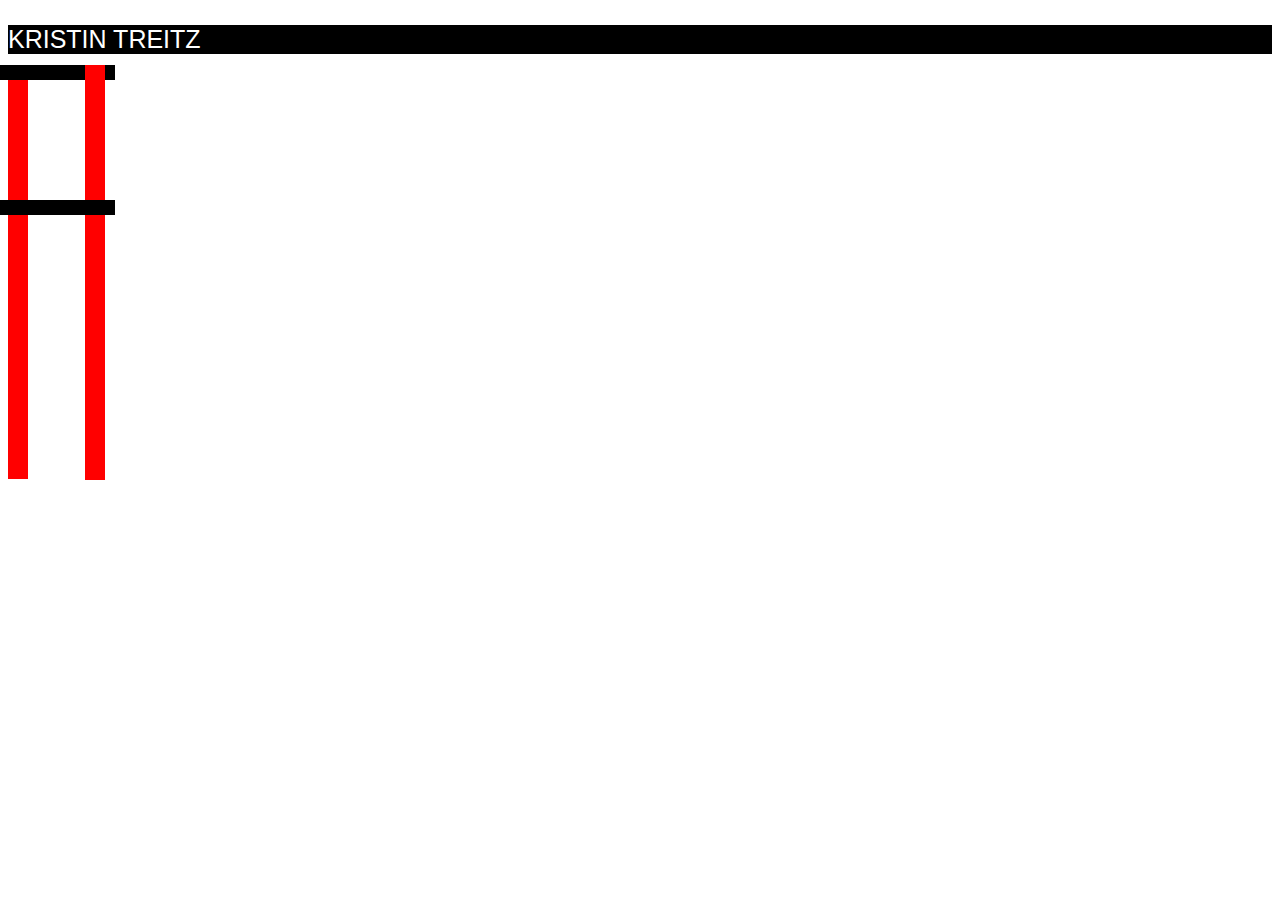
<file: pages/AOHP.html>
<!doctype html>
<html>
	<head>
		<link rel="stylesheet" href="style AOHP.css">
	</head>
	<body>
		<p>	KRISTIN  TREITZ</p>
		<h1></h1>
		<h3></h3>
		<div class="box" id="red-box"></div>
		<div class="box" id="black-box"></div>
		<div class="box" id="grey-box"></div>

		<div id="A">
			<div id="top"></div>
			<div id="left-side"></div>
			<div id="right-side"></div>
			<div id="crossbar"></div>
		
		</div>
	</body>
</html>
</file>
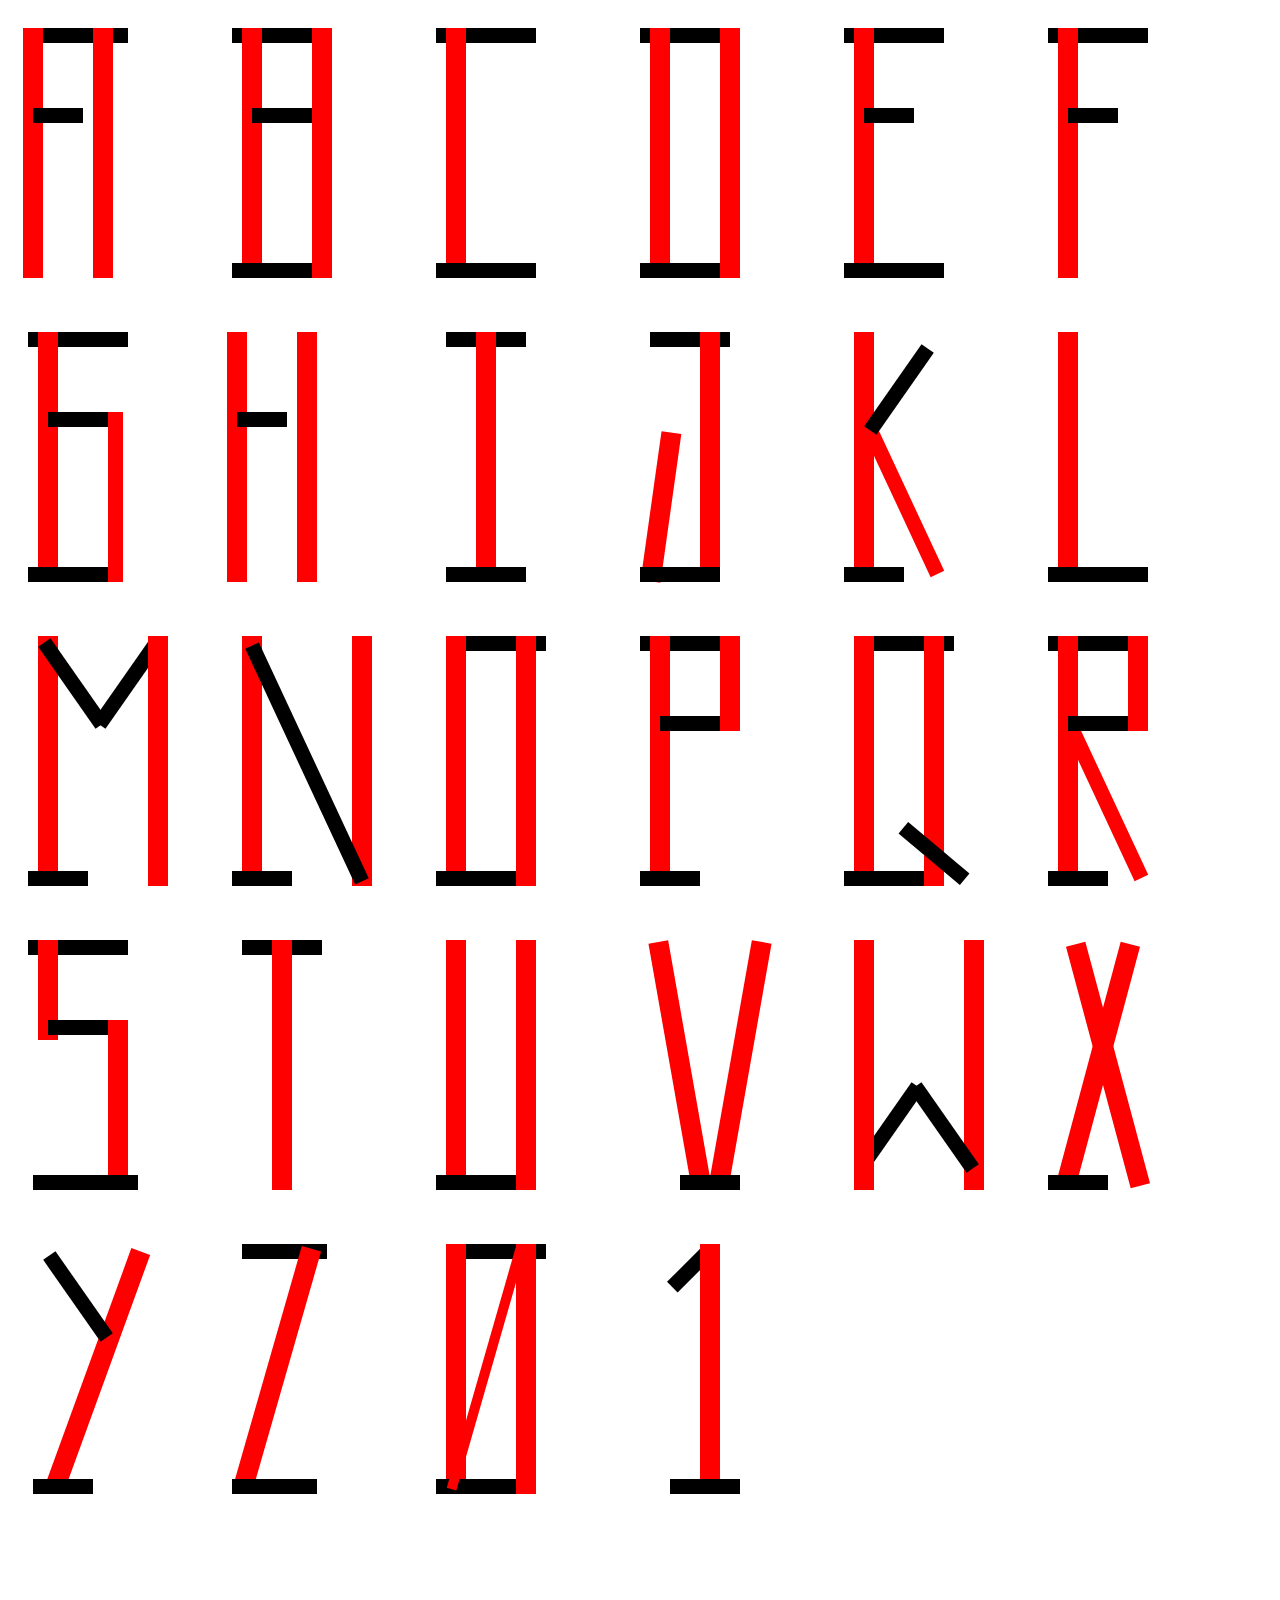
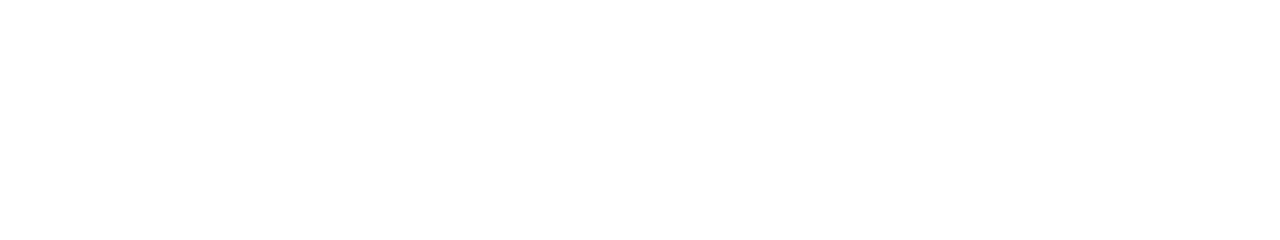
<file: pages/letter-template.html>
<!doctype html>
<html lang="">
    <head>
        <meta charset="utf-8">
        <meta http-equiv="x-ua-compatible" content="ie=edge">
        <title>🔤🧾🔤🧾🔤🧾🔤🧾🔤🧾🔤🧾🔤🧾🔤🧾🔤🧾🔤🧾</title>
        <link rel='stylesheet' href='letter-style.css'>

    </head>
    <body>
    	<!--this is a comment in html-->
    	<div class="letter letter-a">  
    		<div id="a-top"></div>
			<div id="a-left-side"></div>
			<div id="a-right-side"></div>
			<div id="a-crossbar"></div>
    	</div>

		<div class="letter letter-b">  
		    <div id="b-top"></div>
			<div id="b-left-side"></div>
			<div id="b-right-side"></div>
			<div id="b-crossbar"></div>  
			<div id="b-bottom"></div> 		
    	</div>

    	<div class="letter letter-c">    
    		<div id="c-top"></div>
			<div id="c-left-side"></div> 
			<div id="c-bottom"></div> 		
    	</div>

		<div class="letter letter-d">    
			<div id="d-top"></div>
			<div id="d-left-side"></div>
			<div id="d-right-side"></div> 
			<div id="d-bottom"></div> 		
    	</div>

    	<div class="letter letter-e">   
    		<div id="e-top"></div>
			<div id="e-left-side"></div>
			<div id="e-crossbar"></div>  
			<div id="e-bottom"></div>  		
    	</div>

		<div class="letter letter-f">    	
		    <div id="f-top"></div>
			<div id="f-left-side"></div>
			<div id="f-crossbar"></div>	
    	</div>

    	<div class="letter letter-g">    	
    		 <div id="g-top"></div>
			<div id="g-left-side"></div>
			<div id="g-right-side"></div>
			<div id="g-crossbar"></div>  
			<div id="g-bottom"></div> 		
    	</div>

		<div class="letter letter-h">    	
			<div id="h-left-side"></div>
			<div id="h-right-side"></div>
			<div id="h-crossbar"></div>	
    	</div>

    	<div class="letter letter-i">    
    	    <div id="i-top"></div>
			<div id="i-left-side"></div> 
			<div id="i-bottom"></div> 		
    	</div>

		<div class="letter letter-j">   
			<div id="j-top"></div>
			<div id="j-left-side"></div>
			<div id="j-right-side"></div>
			<div id="j-crossbar"></div>  
			<div id="j-bottom"></div> 	 		
    	</div>

    	<div class="letter letter-k">  
    	   <div id="k-top"></div>
			<div id="k-left-side"></div>
			<div id="k-right-side"></div>
			<div id="k-crossbar"></div>  
			<div id="k-bottom"></div> 	  		
    	</div>

		<div class="letter letter-l">    
			<div id="l-left-side"></div> 
			<div id="l-bottom"></div> 			
    	</div>

    	<div class="letter letter-m">   
    		<div id="m-top"></div>
			<div id="m-left-side"></div>
			<div id="m-middle-left"></div>
			<div id="m-right-side"></div>
			<div id="m-crossbar"></div>  
			<div id="m-bottom"></div>  		
    	</div>

		<div class="letter letter-n">  
		    <div id="n-top"></div>
			<div id="n-left-side"></div>
			<div id="n-middle-left"></div>
			<div id="n-right-side"></div>
			<div id="n-crossbar"></div>  
			<div id="n-bottom"></div>  	  		
    	</div>

    	<div class="letter letter-o">  
    		<div id="o-top"></div>
			<div id="o-left-side"></div>
			<div id="o-right-side"></div> 
			<div id="o-bottom"></div>   		
    	</div>

		<div class="letter letter-p"> 
			<div id="p-top"></div>
			<div id="p-left-side"></div>
			<div id="p-right-side"></div>
			<div id="p-crossbar"></div>  
			<div id="p-bottom"></div> 	   		
    	</div>

    	<div class="letter letter-q"> 
    	  	<div id="q-top"></div>
			<div id="q-left-side"></div>
			<div id="q-right-side"></div>
			<div id="q-crossbar"></div>  
			<div id="q-bottom"></div> 	   		
    	</div>

		<div class="letter letter-r">
			<div id="r-top"></div>
			<div id="r-leg"></div>   
			<div id="r-left-side"></div>
			<div id="r-right-side"></div>
			<div id="r-crossbar"></div>  
			<div id="r-bottom"></div> 

    	</div>

		<div class="letter letter-s">
			<div id="s-top"></div>
			<div id="s-left-side"></div>
			<div id="s-right-side"></div>
			<div id="s-crossbar"></div>  
			<div id="s-bottom"></div> 	
		</div>

		<div class="letter letter-t">
			<div id="t-top"></div>
			<div id="t-left-side"></div> 
		</div>

		<div class="letter letter-u">
			<div id="u-left-side"></div>
			<div id="u-right-side"></div> 
			<div id="u-bottom"></div>  
		</div>

		<div class="letter letter-v">
			<div id="v-left-side"></div>
			<div id="v-right-side"></div> 
			<div id="v-bottom"></div>  
		</div>

		<div class="letter letter-w">
			<div id="w-top"></div>
			<div id="w-left-side"></div>
			<div id="w-middle-left"></div>
			<div id="w-right-side"></div>
			<div id="w-crossbar"></div>  
			<div id="w-bottom"></div>  
		</div>

		<div class="letter letter-x">
			<div id="x-top"></div>
			<div id="x-left-side"></div>
			<div id="x-middle-left"></div>
			<div id="x-right-side"></div>
			<div id="x-crossbar"></div>  
			<div id="x-bottom"></div> 
		</div>

		<div class="letter letter-y">
			<div id="y-top"></div>
			<div id="y-left-side"></div>
			<div id="y-middle-left"></div>
			<div id="y-crossbar"></div>  
			<div id="y-bottom"></div>  	
		</div>

		<div class="letter letter-z">
			<div id="z-top"></div>
			<div id="z-left-side"></div>
			<div id="z-crossbar"></div>  
			<div id="z-bottom"></div>
		</div>

		
		<!--THE CHARACTERS BELOW ARE OPTIONAL -->

		<div class="letter letter-0">
			<div id="zero-top"></div>
			<div id="zero-left-side"></div>
			<div id="zero-right-side"></div> 
			<div id="zero-bottom"></div>  
			<div id="zero-slash"></div> 
		</div>

		<div class="letter letter-1">
			<div id="one-top"></div>
			<div id="one-left-side"></div> 
			<div id="one-bottom"></div> 
		</div>

		<div class="letter letter-2">
		</div>

		<div class="letter letter-3">
		</div>

		<div class="letter letter-4">
		</div>

		<div class="letter letter-5">
		</div>

		<div class="letter letter-6">
		</div>

		<div class="letter letter-7">
		</div>

		<div class="letter letter-8">
		</div>

		<div class="letter letter-9">
		</div>

    </body>
</html>
</file>
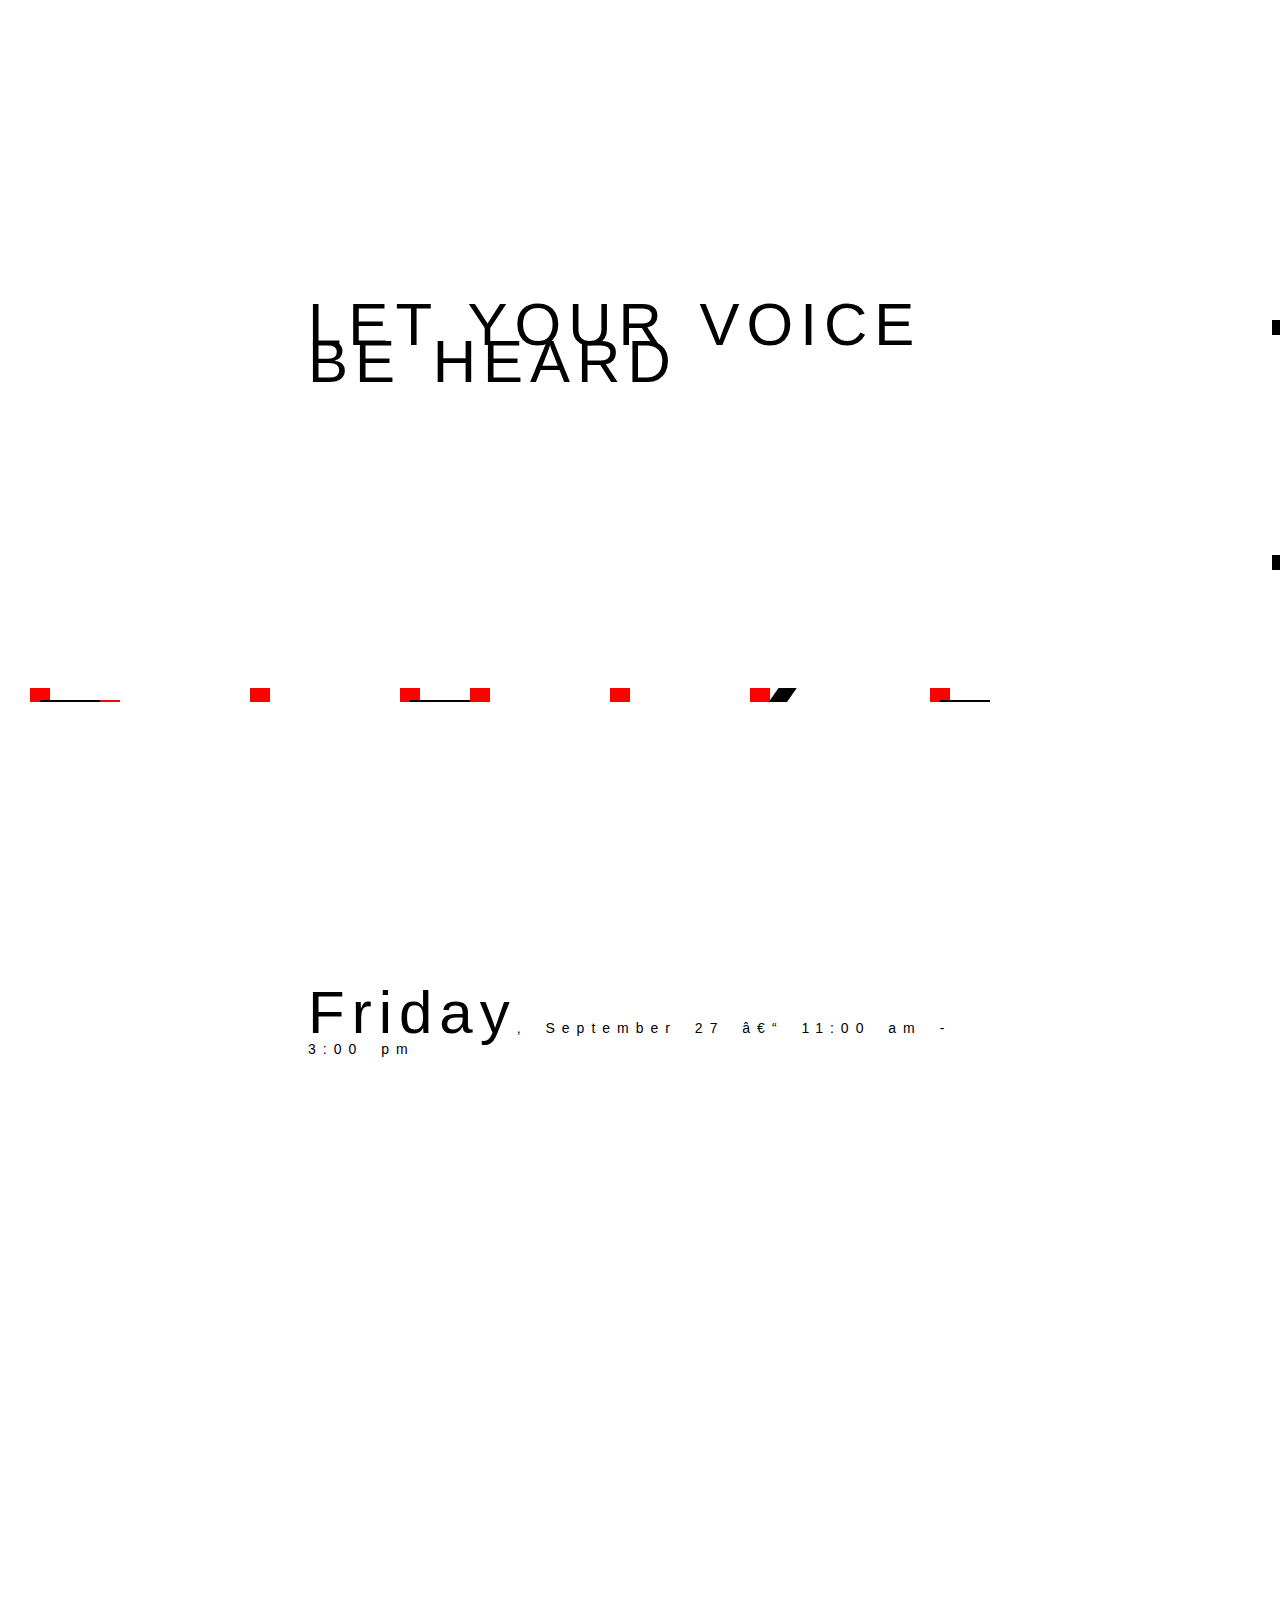
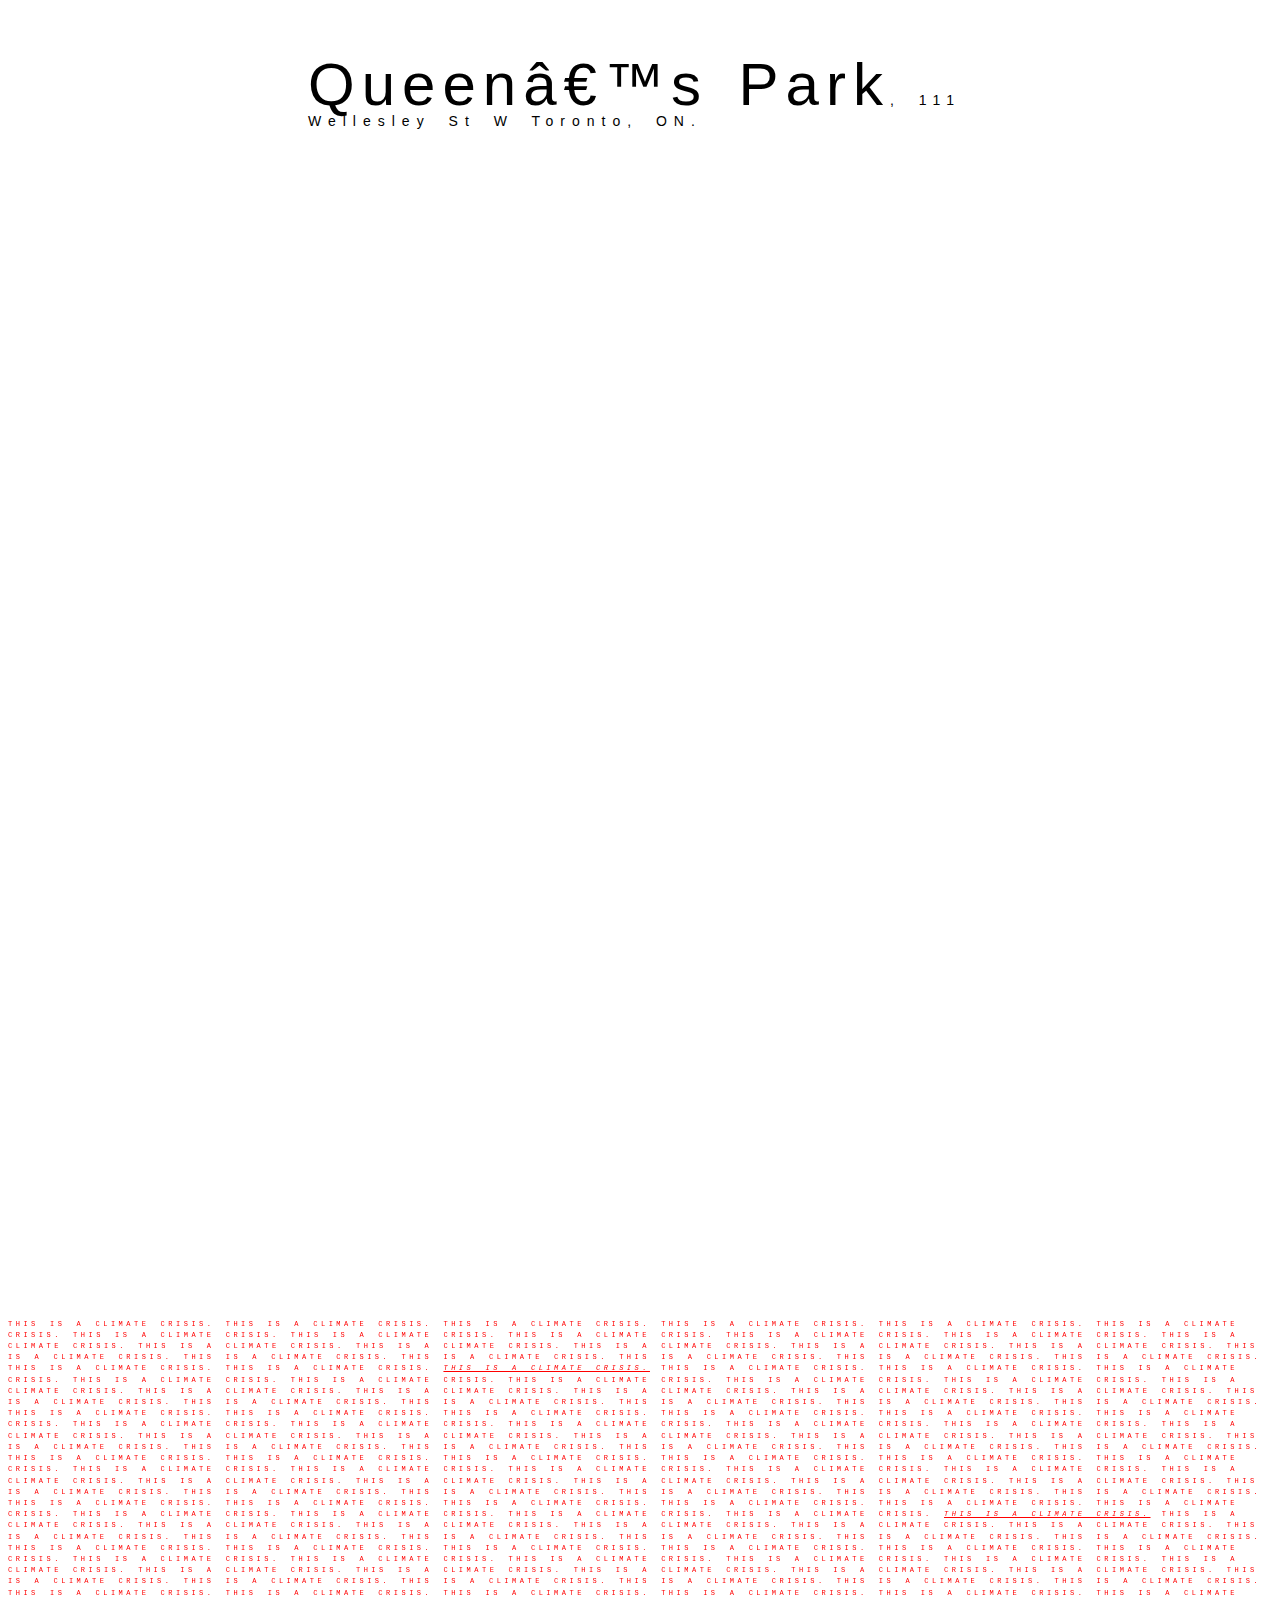
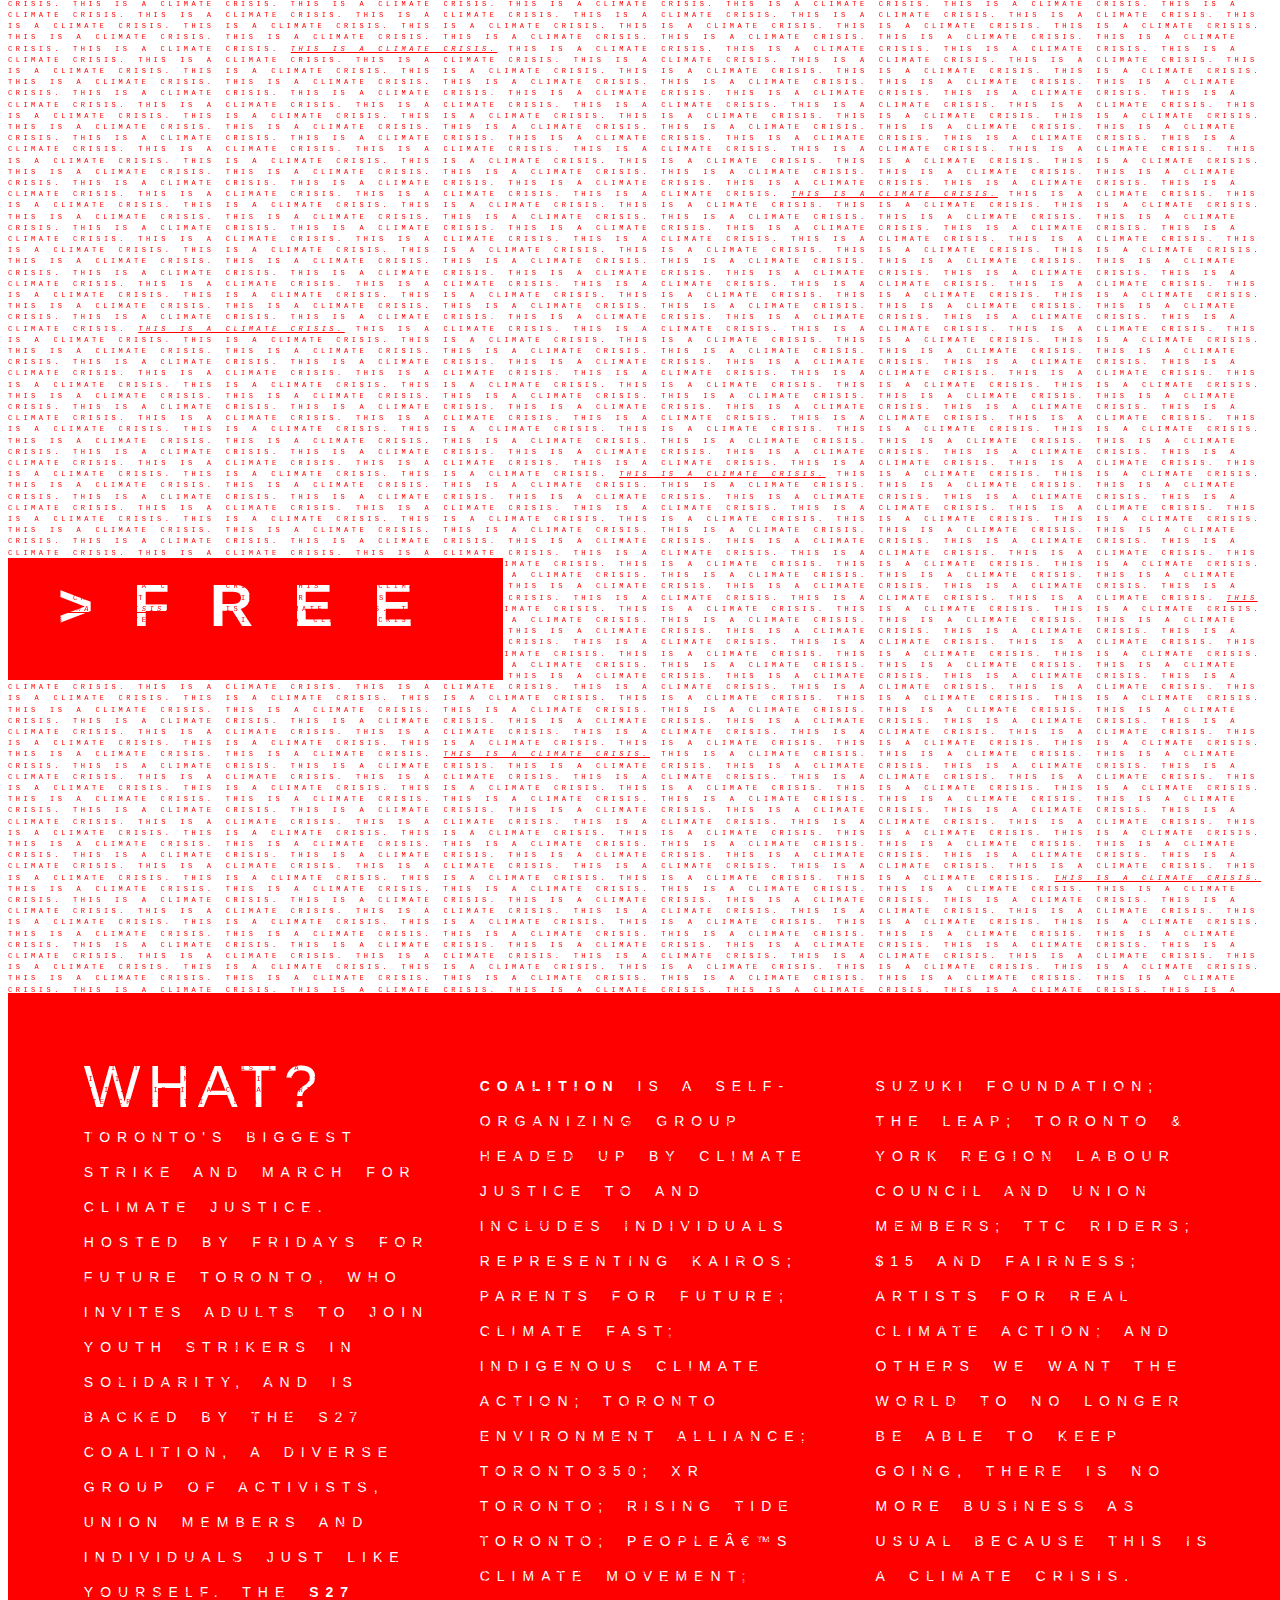
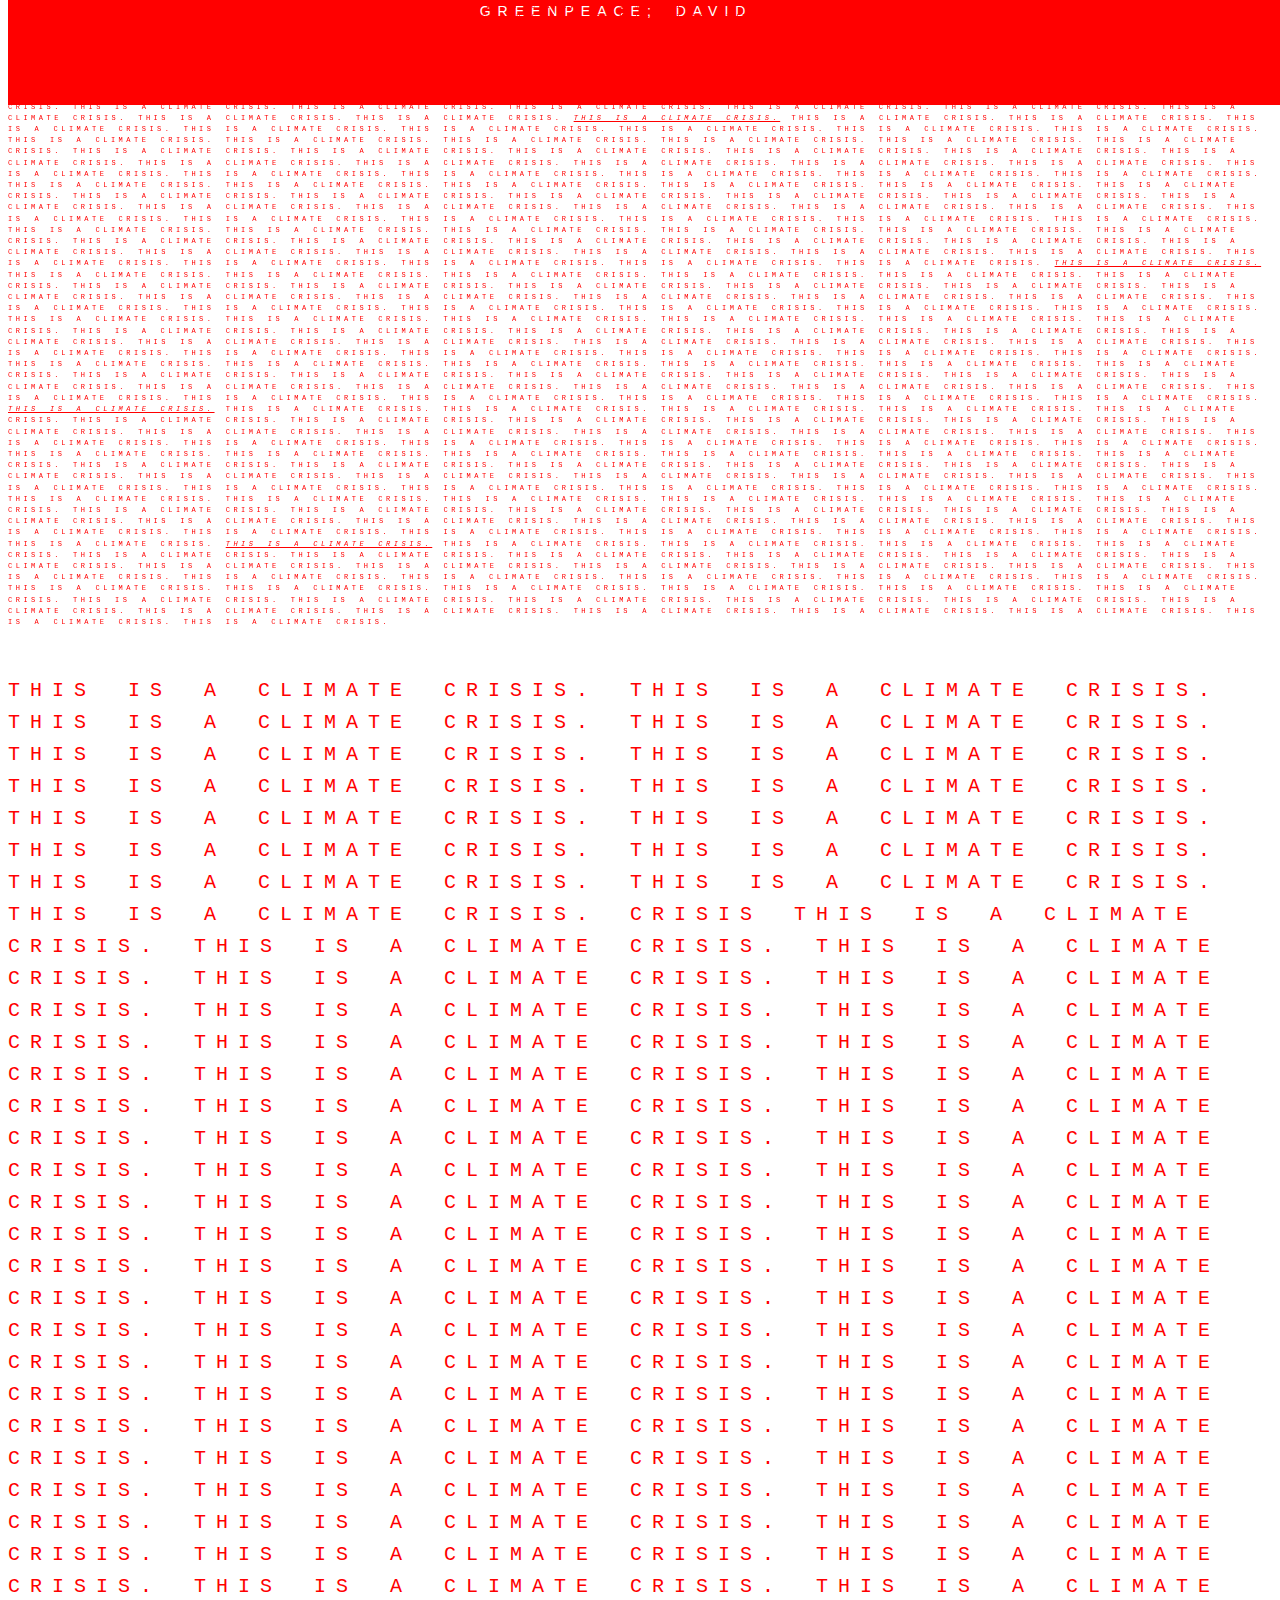
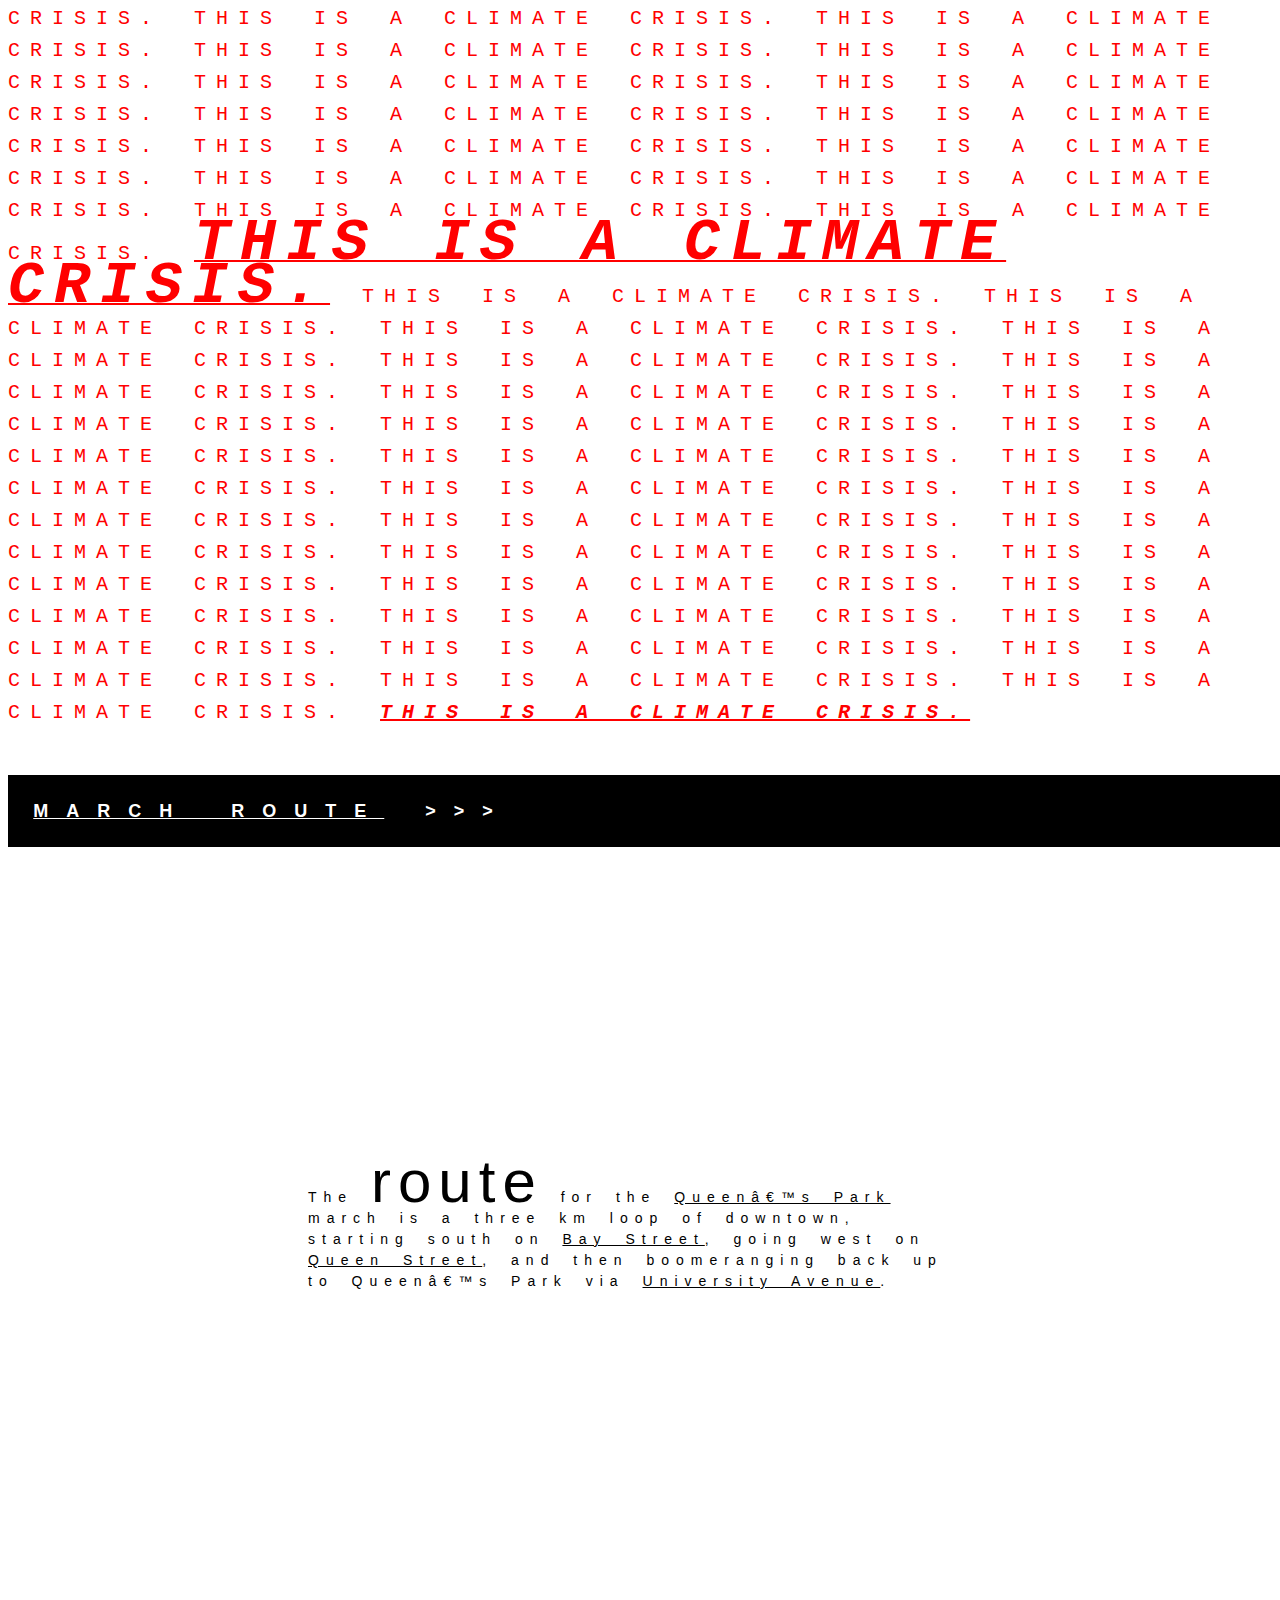
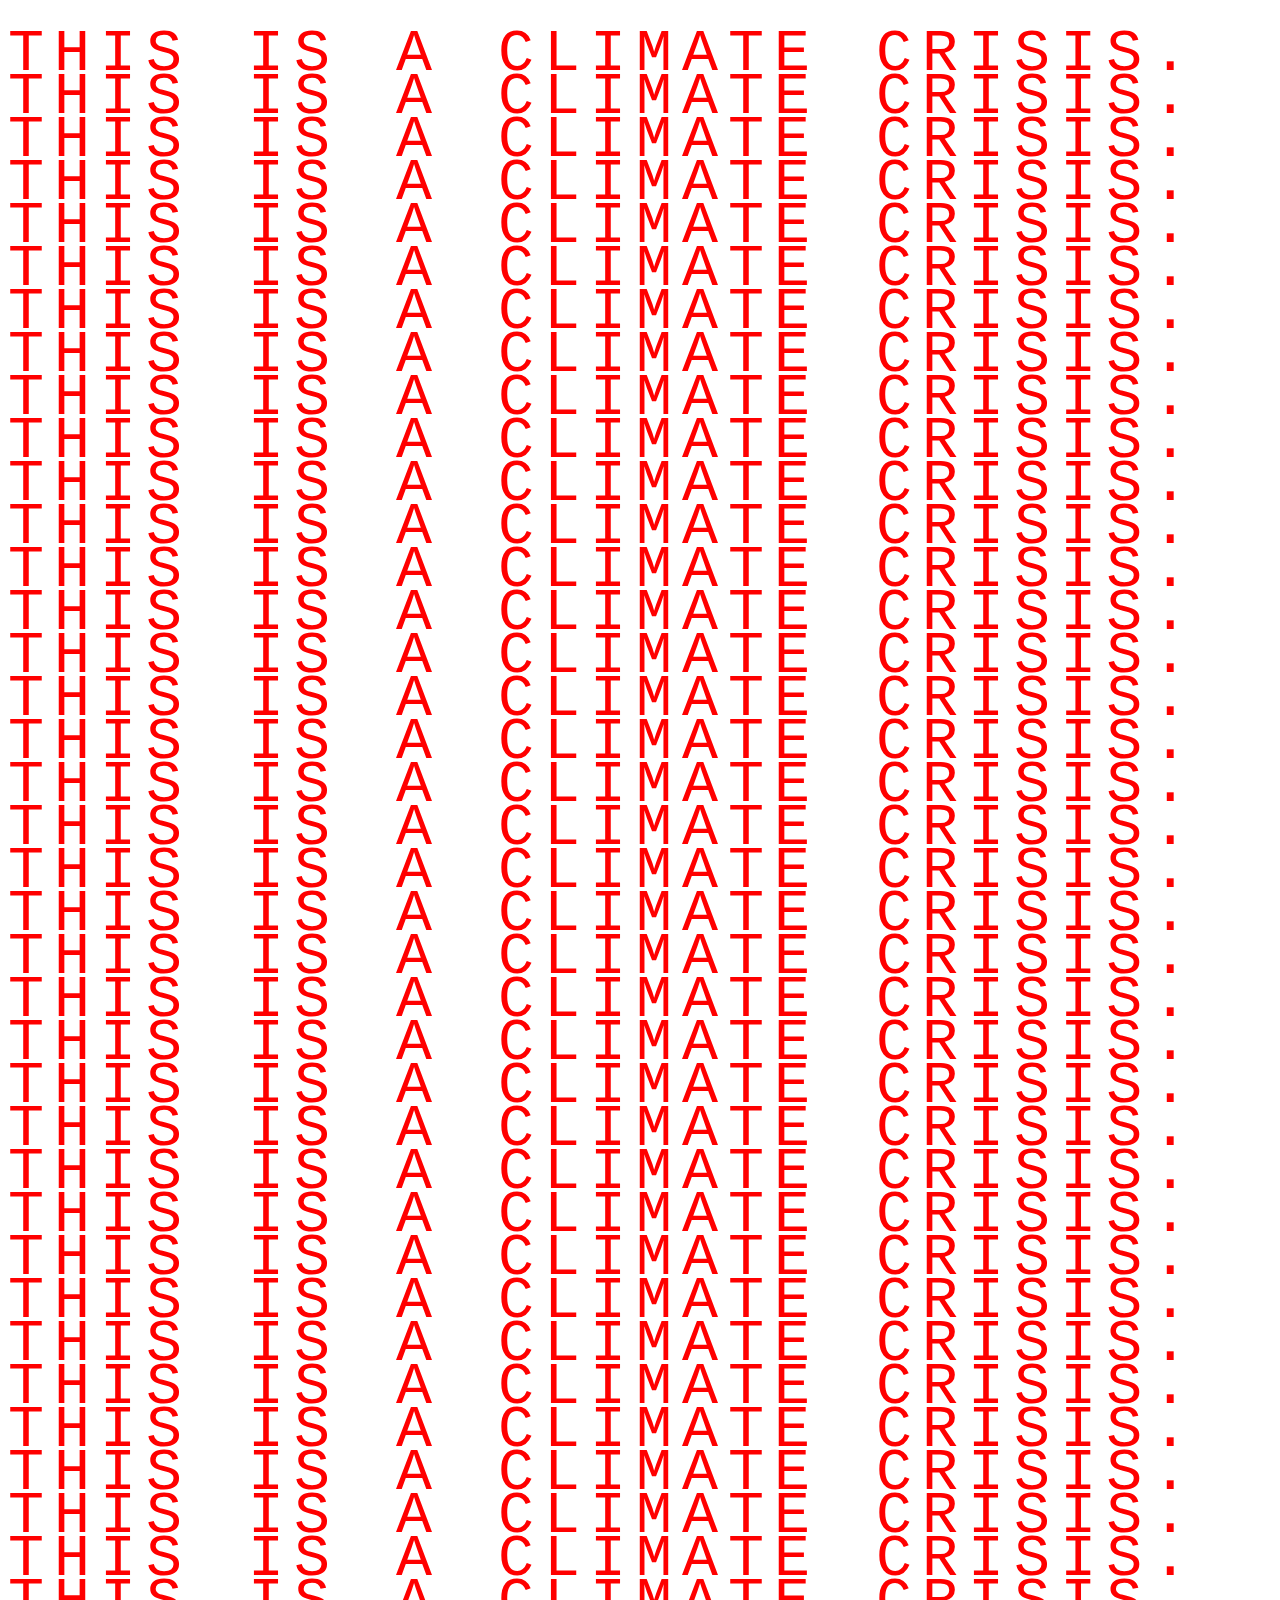
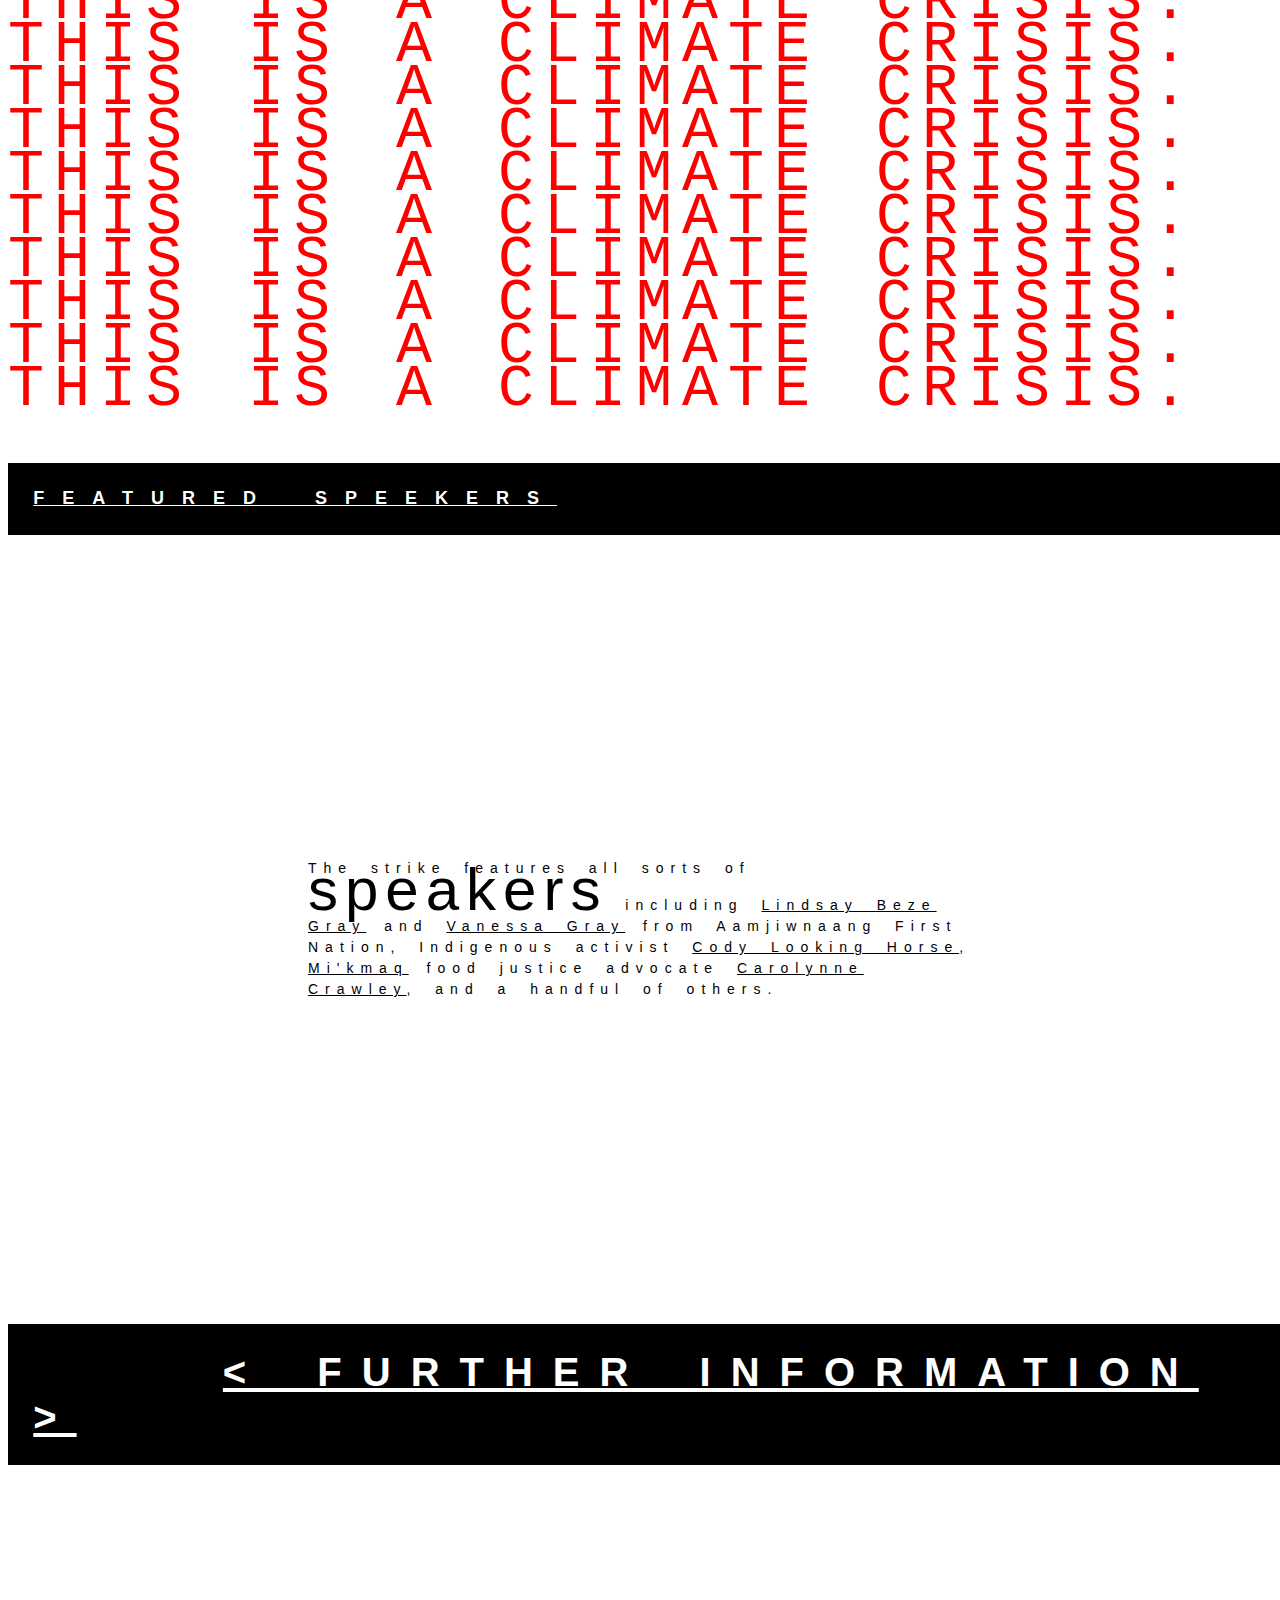
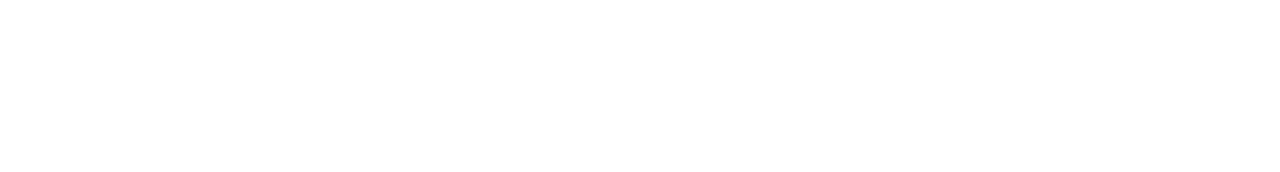
<file: pages/what-comes-after-the-enviroment.html>
<!doctype html>
<html>
    <head>
  <!--       <meta charset="utf-8"> -->
        <title>What comes after the environment?</title>
        <link rel="stylesheet" href="Project-1.css">

  </head>
  <body>

      <div class="letter letter-g">     
        <div id="g-top"></div>
        <div id="g-left-side"></div>
        <div id="g-right-side"></div>
        <div id="g-crossbar"></div>  
        <div id="g-bottom"></div>     
      </div>

    <div class="letter letter-l">    
        <div id="l-left-side"></div> 
        <div id="l-bottom"></div>       
     </div>
      <div class="letter letter-o">  
        <div id="o-top"></div>
        <div id="o-left-side"></div>
        <div id="o-right-side"></div> 
        <div id="o-bottom"></div>       
      </div>

      <div class="letter letter-b">  
        <div id="b-top"></div>
        <div id="b-left-side"></div>
        <div id="b-right-side"></div>
        <div id="b-crossbar"></div>  
        <div id="b-bottom"></div>     
      </div>

      <div class="letter letter-a">  
        <div id="a-top"></div>
        <div id="a-left-side"></div>
        <div id="a-right-side"></div>
        <div id="a-crossbar"></div>
      </div>
        <div class="letter letter-l2">    
        <div id="l2-left-side"></div> 
        <div id="l2-bottom"></div>       
     </div>
        <div class="letter letter-c">    
        <div id="c-top"></div>
        <div id="c-left-side"></div> 
         <div id="c-bottom"></div>     
      </div>
       </div>
        <div class="letter letter-l3">    
        <div id="l3-left-side"></div> 
        <div id="l3-bottom"></div>       
     </div>
      <div class="letter letter-i">    
        <div id="i-top"></div>
        <div id="i-left-side"></div> 
        <div id="i-bottom"></div>     
      </div>


      <div class="letter letter-m">   
        <div id="m-top"></div>
        <div id="m-left-side"></div>
        <div id="m-middle-left"></div>
       <div id="m-right-side"></div>
       <div id="m-crossbar"></div>  
        <div id="m-bottom"></div>     
      </div>

      <div class="letter letter-a2">  
        <div id="a2-top"></div>
        <div id="a2-left-side"></div>
        <div id="a2-right-side"></div>
        <div id="a2-crossbar"></div>
      </div>
    <div class="letter letter-t">
      <div id="t-top"></div>
      <div id="t-left-side"></div> 
    </div>
    <div class="letter letter-e">   
      <div id="e-top"></div>
       <div id="e-left-side"></div>
       <div id="e-crossbar"></div>  
       <div id="e-bottom"></div>     
      </div>
          <div class="letter letter-s">
      <div id="s-top"></div>
      <div id="s-left-side"></div>
      <div id="s-right-side"></div>
      <div id="s-crossbar"></div>  
      <div id="s-bottom"></div>   
    </div>

    <div class="letter letter-t2">
      <div id="t2-top"></div>
      <div id="t2-left-side"></div> 
    </div>

        <div class="letter letter-r">
      <div id="r-top"></div>
      <div id="r-leg"></div>   
      <div id="r-left-side"></div>
      <div id="r-right-side"></div>
      <div id="r-crossbar"></div>  
      <div id="r-bottom"></div> 

      </div>
      <div class="letter letter-i2">    
        <div id="i2-top"></div>
        <div id="i2-left-side"></div> 
        <div id="i2-bottom"></div>     
      </div>


      <div class="letter letter-k">  
         <div id="k-top"></div>
      <div id="k-left-side"></div>
      <div id="k-right-side"></div>
      <div id="k-crossbar"></div>  
      <div id="k-bottom"></div>         
      </div>
    <div class="letter letter-e2">   
      <div id="e2-top"></div>
       <div id="e2-left-side"></div>
       <div id="e2-crossbar"></div>  
       <div id="e2-bottom"></div>     
      </div>


<!--     <h1>Global Climate Strike //2019/</h1>

 -->
    <p><span class='large'>LET YOUR VOICE BE HEARD</span></p>
    <p><span class='large'>Friday</span>, September 27 – 11:00 am - 3:00 pm
    </p>

    <p><span class='large'>Queen’s Park</span>, 111 Wellesley St W Toronto, ON.</p>


    <p2><span class='large'>>FREE</span></p2>


        <h3>
<span class='large'>WHAT?</span>
    Toronto's biggest strike and march for climate justice. Hosted by Fridays For Future Toronto, who invites adults to join youth strikers in solidarity, and is backed by the S27 Coalition, a diverse group of activists, union members and individuals just like yourself.

    The <b>S27 Coalition</b> is a self-organizing group headed up by Climate Justice TO and includes individuals representing KAIROS; Parents for Future; Climate Fast; Indigenous Climate Action; Toronto Environment Alliance; Toronto350; XR Toronto; Rising Tide Toronto; People’s Climate Movement; Greenpeace; David Suzuki Foundation; The LEAP; Toronto & York Region Labour Council and union members; TTC Riders; $15 and Fairness; Artists for Real Climate Action; and others

    We want the world to no longer be able to keep going, there is no more business as usual because this is a climate crisis.</h3>
<h5>
  This is a climate crisis.  This is a climate crisis.  This is a climate crisis.  This is a climate crisis.  This is a climate crisis.  This is a climate crisis.  This is a climate crisis.  This is a climate crisis.  This is a climate crisis.  This is a climate crisis.  This is a climate crisis.  This is a climate crisis.  This is a climate crisis.  This is a climate crisis.  This is a climate crisis.  This is a climate crisis.  This is a climate crisis.  This is a climate crisis.  This is a climate crisis.  This is a climate crisis.  This is a climate crisis.  This is a climate crisis.  This is a climate crisis.  This is a climate crisis.  This is a climate crisis.  <i> <u><b>This is a climate crisis.</b></u></i>  This is a climate crisis.  This is a climate crisis.  This is a climate crisis.  This is a climate crisis.  This is a climate crisis.  This is a climate crisis.  This is a climate crisis.  This is a climate crisis.  This is a climate crisis.  This is a climate crisis.  This is a climate crisis.  This is a climate crisis.  This is a climate crisis.  This is a climate crisis.  This is a climate crisis.  This is a climate crisis.  This is a climate crisis.  This is a climate crisis.  This is a climate crisis.  This is a climate crisis.  This is a climate crisis.  This is a climate crisis.  This is a climate crisis.  This is a climate crisis.  This is a climate crisis.  This is a climate crisis.  This is a climate crisis.  This is a climate crisis.  This is a climate crisis.  This is a climate crisis.  This is a climate crisis.  This is a climate crisis.  This is a climate crisis.  This is a climate crisis.  This is a climate crisis.  This is a climate crisis.  This is a climate crisis.  This is a climate crisis.  This is a climate crisis.  This is a climate crisis.   This is a climate crisis.  This is a climate crisis.  This is a climate crisis.  This is a climate crisis.  This is a climate crisis.  This is a climate crisis.  This is a climate crisis.  This is a climate crisis.  This is a climate crisis.  This is a climate crisis.  This is a climate crisis.  This is a climate crisis.  This is a climate crisis.  This is a climate crisis.  This is a climate crisis.  This is a climate crisis.  This is a climate crisis.  This is a climate crisis.  This is a climate crisis.  This is a climate crisis.  This is a climate crisis.  This is a climate crisis.  This is a climate crisis.  This is a climate crisis.  This is a climate crisis.  This is a climate crisis.  This is a climate crisis.  This is a climate crisis.  This is a climate crisis.  This is a climate crisis.  This is a climate crisis.  This is a climate crisis.  This is a climate crisis.  This is a climate crisis.  This is a climate crisis.  This is a climate crisis.  <i> <u><b>This is a climate crisis.</b></u></i>  This is a climate crisis.  This is a climate crisis.  This is a climate crisis.  This is a climate crisis.  This is a climate crisis.  This is a climate crisis.  This is a climate crisis.  This is a climate crisis.  This is a climate crisis.  This is a climate crisis.  This is a climate crisis.  This is a climate crisis.  This is a climate crisis.  This is a climate crisis.  This is a climate crisis.  This is a climate crisis.  This is a climate crisis.  This is a climate crisis.  This is a climate crisis.  This is a climate crisis.  This is a climate crisis.  This is a climate crisis.  This is a climate crisis.  This is a climate crisis.  This is a climate crisis.  This is a climate crisis.  This is a climate crisis.  This is a climate crisis.  This is a climate crisis.  This is a climate crisis.  This is a climate crisis.  This is a climate crisis.  This is a climate crisis.  This is a climate crisis.  This is a climate crisis.  This is a climate crisis.  This is a climate crisis.  This is a climate crisis.  This is a climate crisis.  This is a climate crisis.  This is a climate crisis.  This is a climate crisis.  This is a climate crisis.  This is a climate crisis.  This is a climate crisis.  This is a climate crisis.  This is a climate crisis.  This is a climate crisis.  This is a climate crisis.  This is a climate crisis.  This is a climate crisis.  This is a climate crisis.  This is a climate crisis.  This is a climate crisis.  This is a climate crisis.  This is a climate crisis.  This is a climate crisis.  This is a climate crisis.  This is a climate crisis.  This is a climate crisis.  This is a climate crisis.  This is a climate crisis.  This is a climate crisis.  This is a climate crisis.  This is a climate crisis.  <i> <u><b>This is a climate crisis.</b></u></i>  This is a climate crisis.  This is a climate crisis.  This is a climate crisis.  This is a climate crisis.  This is a climate crisis.  This is a climate crisis.  This is a climate crisis.  This is a climate crisis.  This is a climate crisis.  This is a climate crisis.  This is a climate crisis.  This is a climate crisis.  This is a climate crisis.  This is a climate crisis.  This is a climate crisis.  This is a climate crisis.  This is a climate crisis.  This is a climate crisis.  This is a climate crisis.  This is a climate crisis.  This is a climate crisis.  This is a climate crisis.  This is a climate crisis.  This is a climate crisis.  This is a climate crisis.  This is a climate crisis.  This is a climate crisis.  This is a climate crisis.  This is a climate crisis.  This is a climate crisis.  This is a climate crisis.  This is a climate crisis.  This is a climate crisis.  This is a climate crisis.  This is a climate crisis.  This is a climate crisis.  This is a climate crisis.  This is a climate crisis.  This is a climate crisis.  This is a climate crisis.   This is a climate crisis.  This is a climate crisis.  This is a climate crisis.  This is a climate crisis.  This is a climate crisis.  This is a climate crisis.  This is a climate crisis.  This is a climate crisis.  This is a climate crisis.  This is a climate crisis.  This is a climate crisis.  This is a climate crisis.  This is a climate crisis.  This is a climate crisis.  This is a climate crisis.  This is a climate crisis.  This is a climate crisis.  This is a climate crisis.  This is a climate crisis.  This is a climate crisis.  This is a climate crisis.  This is a climate crisis.  This is a climate crisis.  This is a climate crisis.  This is a climate crisis.  This is a climate crisis.  This is a climate crisis.  This is a climate crisis.  This is a climate crisis.  This is a climate crisis.  This is a climate crisis.  This is a climate crisis.  This is a climate crisis.  This is a climate crisis.  This is a climate crisis.  This is a climate crisis.  <i> <u><b>This is a climate crisis.</b></u></i>  This is a climate crisis.  This is a climate crisis.  This is a climate crisis.  This is a climate crisis.  This is a climate crisis.  This is a climate crisis.  This is a climate crisis.  This is a climate crisis.  This is a climate crisis.  This is a climate crisis.  This is a climate crisis.  This is a climate crisis.  This is a climate crisis.  This is a climate crisis.  This is a climate crisis.  This is a climate crisis.  This is a climate crisis.  This is a climate crisis.  This is a climate crisis.  This is a climate crisis.  This is a climate crisis.  This is a climate crisis.  This is a climate crisis.  This is a climate crisis.  This is a climate crisis.  This is a climate crisis.  This is a climate crisis.  This is a climate crisis.  This is a climate crisis.  This is a climate crisis.  This is a climate crisis.  This is a climate crisis.  This is a climate crisis.  This is a climate crisis.  This is a climate crisis.  This is a climate crisis.  This is a climate crisis.  This is a climate crisis.  This is a climate crisis.  This is a climate crisis.  This is a climate crisis.  This is a climate crisis.  This is a climate crisis.  This is a climate crisis.  This is a climate crisis.  This is a climate crisis.  This is a climate crisis.  This is a climate crisis.  This is a climate crisis.  This is a climate crisis.  This is a climate crisis.  This is a climate crisis.  This is a climate crisis.  This is a climate crisis.  This is a climate crisis.  This is a climate crisis.  This is a climate crisis.  This is a climate crisis.  This is a climate crisis.  This is a climate crisis.  This is a climate crisis.  This is a climate crisis.  This is a climate crisis.  This is a climate crisis.  This is a climate crisis.  <i> <u><b>This is a climate crisis.</b></u></i>  This is a climate crisis.  This is a climate crisis.  This is a climate crisis.  This is a climate crisis.  This is a climate crisis.  This is a climate crisis.  This is a climate crisis.  This is a climate crisis.  This is a climate crisis.  This is a climate crisis.  This is a climate crisis.  This is a climate crisis.  This is a climate crisis.  This is a climate crisis.  This is a climate crisis.  This is a climate crisis.  This is a climate crisis.  This is a climate crisis.  This is a climate crisis.  This is a climate crisis.  This is a climate crisis.  This is a climate crisis.  This is a climate crisis.  This is a climate crisis.  This is a climate crisis.  This is a climate crisis.  This is a climate crisis.  This is a climate crisis.  This is a climate crisis.  This is a climate crisis.  This is a climate crisis.  This is a climate crisis.  This is a climate crisis.  This is a climate crisis.  This is a climate crisis.  This is a climate crisis.  This is a climate crisis.  This is a climate crisis.  This is a climate crisis.  This is a climate crisis.   This is a climate crisis.  This is a climate crisis.  This is a climate crisis.  This is a climate crisis.  This is a climate crisis.  This is a climate crisis.  This is a climate crisis.  This is a climate crisis.  This is a climate crisis.  This is a climate crisis.  This is a climate crisis.  This is a climate crisis.  This is a climate crisis.  This is a climate crisis.  This is a climate crisis.  This is a climate crisis.  This is a climate crisis.  This is a climate crisis.  This is a climate crisis.  This is a climate crisis.  This is a climate crisis.  This is a climate crisis.  This is a climate crisis.  This is a climate crisis.  This is a climate crisis.  This is a climate crisis.  This is a climate crisis.  This is a climate crisis.  This is a climate crisis.  This is a climate crisis.  This is a climate crisis.  This is a climate crisis.  This is a climate crisis.  This is a climate crisis.  This is a climate crisis.  This is a climate crisis.  <i> <u><b>This is a climate crisis.</b></u></i>  This is a climate crisis.  This is a climate crisis.  This is a climate crisis.  This is a climate crisis.  This is a climate crisis.  This is a climate crisis.  This is a climate crisis.  This is a climate crisis.  This is a climate crisis.  This is a climate crisis.  This is a climate crisis.  This is a climate crisis.  This is a climate crisis.  This is a climate crisis.  This is a climate crisis.  This is a climate crisis.  This is a climate crisis.  This is a climate crisis.  This is a climate crisis.  This is a climate crisis.  This is a climate crisis.  This is a climate crisis.  This is a climate crisis.  This is a climate crisis.  This is a climate crisis.  This is a climate crisis.  This is a climate crisis.  This is a climate crisis.  This is a climate crisis.  This is a climate crisis.  This is a climate crisis.  This is a climate crisis.  This is a climate crisis.  This is a climate crisis.  This is a climate crisis.  This is a climate crisis.  This is a climate crisis.  This is a climate crisis.  This is a climate crisis.  This is a climate crisis. This is a climate crisis.  This is a climate crisis.  This is a climate crisis.  This is a climate crisis.  This is a climate crisis.  This is a climate crisis.  This is a climate crisis.  This is a climate crisis.  This is a climate crisis.  This is a climate crisis.  This is a climate crisis.  This is a climate crisis.  This is a climate crisis.  This is a climate crisis.  This is a climate crisis.  This is a climate crisis.  This is a climate crisis.  This is a climate crisis.  This is a climate crisis.  This is a climate crisis.  This is a climate crisis.  This is a climate crisis.  This is a climate crisis.  This is a climate crisis.  This is a climate crisis.  <i> <u><b>This is a climate crisis.</b></u></i>  This is a climate crisis.  This is a climate crisis.  This is a climate crisis.  This is a climate crisis.  This is a climate crisis.  This is a climate crisis.  This is a climate crisis.  This is a climate crisis.  This is a climate crisis.  This is a climate crisis.  This is a climate crisis.  This is a climate crisis.  This is a climate crisis.  This is a climate crisis.  This is a climate crisis.  This is a climate crisis.  This is a climate crisis.  This is a climate crisis.  This is a climate crisis.  This is a climate crisis.  This is a climate crisis.  This is a climate crisis.  This is a climate crisis.  This is a climate crisis.  This is a climate crisis.  This is a climate crisis.  This is a climate crisis.  This is a climate crisis.  This is a climate crisis.  This is a climate crisis.  This is a climate crisis.  This is a climate crisis.  This is a climate crisis.  This is a climate crisis.  This is a climate crisis.  This is a climate crisis.  This is a climate crisis.  This is a climate crisis.  This is a climate crisis.  This is a climate crisis.   This is a climate crisis.  This is a climate crisis.  This is a climate crisis.  This is a climate crisis.  This is a climate crisis.  This is a climate crisis.  This is a climate crisis.  This is a climate crisis.  This is a climate crisis.  This is a climate crisis.  This is a climate crisis.  This is a climate crisis.  This is a climate crisis.  This is a climate crisis.  This is a climate crisis.  This is a climate crisis.  This is a climate crisis.  This is a climate crisis.  This is a climate crisis.  This is a climate crisis.  This is a climate crisis.  This is a climate crisis.  This is a climate crisis.  This is a climate crisis.  This is a climate crisis.  This is a climate crisis.  This is a climate crisis.  This is a climate crisis.  This is a climate crisis.  This is a climate crisis.  This is a climate crisis.  This is a climate crisis.  This is a climate crisis.  This is a climate crisis.  This is a climate crisis.  This is a climate crisis.  <i> <u><b>This is a climate crisis.</b></u></i>  This is a climate crisis.  This is a climate crisis.  This is a climate crisis.  This is a climate crisis.  This is a climate crisis.  This is a climate crisis.  This is a climate crisis.  This is a climate crisis.  This is a climate crisis.  This is a climate crisis.  This is a climate crisis.  This is a climate crisis.  This is a climate crisis.  This is a climate crisis.  This is a climate crisis.  This is a climate crisis.  This is a climate crisis.  This is a climate crisis.  This is a climate crisis.  This is a climate crisis.  This is a climate crisis.  This is a climate crisis.  This is a climate crisis.  This is a climate crisis.  This is a climate crisis.  This is a climate crisis.  This is a climate crisis.  This is a climate crisis.  This is a climate crisis.  This is a climate crisis.  This is a climate crisis.  This is a climate crisis.  This is a climate crisis.  This is a climate crisis.  This is a climate crisis.  This is a climate crisis.  This is a climate crisis.  This is a climate crisis.  This is a climate crisis.  This is a climate crisis.  This is a climate crisis.  This is a climate crisis.  This is a climate crisis.  This is a climate crisis.  This is a climate crisis.  This is a climate crisis.  This is a climate crisis.  This is a climate crisis.  This is a climate crisis.  This is a climate crisis.  This is a climate crisis.  This is a climate crisis.  This is a climate crisis.  This is a climate crisis.  This is a climate crisis.  This is a climate crisis.  This is a climate crisis.  This is a climate crisis.  This is a climate crisis.  This is a climate crisis.  This is a climate crisis.  This is a climate crisis.  This is a climate crisis.  This is a climate crisis.  This is a climate crisis.  <i> <u><b>This is a climate crisis.</b></u></i>  This is a climate crisis.  This is a climate crisis.  This is a climate crisis.  This is a climate crisis.  This is a climate crisis.  This is a climate crisis.  This is a climate crisis.  This is a climate crisis.  This is a climate crisis.  This is a climate crisis.  This is a climate crisis.  This is a climate crisis.  This is a climate crisis.  This is a climate crisis.  This is a climate crisis.  This is a climate crisis.  This is a climate crisis.  This is a climate crisis.  This is a climate crisis.  This is a climate crisis.  This is a climate crisis.  This is a climate crisis.  This is a climate crisis.  This is a climate crisis.  This is a climate crisis.  This is a climate crisis.  This is a climate crisis.  This is a climate crisis.  This is a climate crisis.  This is a climate crisis.  This is a climate crisis.  This is a climate crisis.  This is a climate crisis.  This is a climate crisis.  This is a climate crisis.  This is a climate crisis.  This is a climate crisis.  This is a climate crisis.  This is a climate crisis.  This is a climate crisis.   This is a climate crisis.  This is a climate crisis.  This is a climate crisis.  This is a climate crisis.  This is a climate crisis.  This is a climate crisis.  This is a climate crisis.  This is a climate crisis.  This is a climate crisis.  This is a climate crisis.  This is a climate crisis.  This is a climate crisis.  This is a climate crisis.  This is a climate crisis.  This is a climate crisis.  This is a climate crisis.  This is a climate crisis.  This is a climate crisis.  This is a climate crisis.  This is a climate crisis.  This is a climate crisis.  This is a climate crisis.  This is a climate crisis.  This is a climate crisis.  This is a climate crisis.  This is a climate crisis.  This is a climate crisis.  This is a climate crisis.  This is a climate crisis.  This is a climate crisis.  This is a climate crisis.  This is a climate crisis.  This is a climate crisis.  This is a climate crisis.  This is a climate crisis.  This is a climate crisis.  <i> <u><b>This is a climate crisis.</b></u></i>  This is a climate crisis.  This is a climate crisis.  This is a climate crisis.  This is a climate crisis.  This is a climate crisis.  This is a climate crisis.  This is a climate crisis.  This is a climate crisis.  This is a climate crisis.  This is a climate crisis.  This is a climate crisis.  This is a climate crisis.  This is a climate crisis.  This is a climate crisis.  This is a climate crisis.  This is a climate crisis.  This is a climate crisis.  This is a climate crisis.  This is a climate crisis.  This is a climate crisis.  This is a climate crisis.  This is a climate crisis.  This is a climate crisis.  This is a climate crisis.  This is a climate crisis.  This is a climate crisis.  This is a climate crisis.  This is a climate crisis.  This is a climate crisis.  This is a climate crisis.  This is a climate crisis.  This is a climate crisis.  This is a climate crisis.  This is a climate crisis.  This is a climate crisis.  This is a climate crisis.  This is a climate crisis.  This is a climate crisis.  This is a climate crisis.  This is a climate crisis.  This is a climate crisis.  This is a climate crisis.  This is a climate crisis.  This is a climate crisis.  This is a climate crisis.  This is a climate crisis.  This is a climate crisis.  This is a climate crisis.  This is a climate crisis.  This is a climate crisis.  This is a climate crisis.  This is a climate crisis.  This is a climate crisis.  This is a climate crisis.  This is a climate crisis.  This is a climate crisis.  This is a climate crisis.  This is a climate crisis.  This is a climate crisis.  This is a climate crisis.  This is a climate crisis.  This is a climate crisis.  This is a climate crisis.  This is a climate crisis.  This is a climate crisis.  <i> <u><b>This is a climate crisis.</b></u></i>  This is a climate crisis.  This is a climate crisis.  This is a climate crisis.  This is a climate crisis.  This is a climate crisis.  This is a climate crisis.  This is a climate crisis.  This is a climate crisis.  This is a climate crisis.  This is a climate crisis.  This is a climate crisis.  This is a climate crisis.  This is a climate crisis.  This is a climate crisis.  This is a climate crisis.  This is a climate crisis.  This is a climate crisis.  This is a climate crisis.  This is a climate crisis.  This is a climate crisis.  This is a climate crisis.  This is a climate crisis.  This is a climate crisis.  This is a climate crisis.  This is a climate crisis.  This is a climate crisis.  This is a climate crisis.  This is a climate crisis.  This is a climate crisis.  This is a climate crisis.  This is a climate crisis.  This is a climate crisis.  This is a climate crisis.  This is a climate crisis.  This is a climate crisis.  This is a climate crisis.  This is a climate crisis.  This is a climate crisis.  This is a climate crisis.  This is a climate crisis.   This is a climate crisis.  This is a climate crisis.  This is a climate crisis.  This is a climate crisis.  This is a climate crisis.  This is a climate crisis.  This is a climate crisis.  This is a climate crisis.  This is a climate crisis.  This is a climate crisis.  This is a climate crisis.  This is a climate crisis.  This is a climate crisis.  This is a climate crisis.  This is a climate crisis.  This is a climate crisis.  This is a climate crisis.  This is a climate crisis.  This is a climate crisis.  This is a climate crisis.  This is a climate crisis.  This is a climate crisis.  This is a climate crisis.  This is a climate crisis.  This is a climate crisis.  This is a climate crisis.  This is a climate crisis.  This is a climate crisis.  This is a climate crisis.  This is a climate crisis.  This is a climate crisis.  This is a climate crisis.  This is a climate crisis.  This is a climate crisis.  This is a climate crisis.  This is a climate crisis.  <i> <u><b>This is a climate crisis.</b></u></i>  This is a climate crisis.  This is a climate crisis.  This is a climate crisis.  This is a climate crisis.  This is a climate crisis.  This is a climate crisis.  This is a climate crisis.  This is a climate crisis.  This is a climate crisis.  This is a climate crisis.  This is a climate crisis.  This is a climate crisis.  This is a climate crisis.  This is a climate crisis.  This is a climate crisis.  This is a climate crisis.  This is a climate crisis.  This is a climate crisis.  This is a climate crisis.  This is a climate crisis.  This is a climate crisis.  This is a climate crisis.  This is a climate crisis.  This is a climate crisis.  This is a climate crisis.  This is a climate crisis.  This is a climate crisis.  This is a climate crisis.  This is a climate crisis.  This is a climate crisis.  This is a climate crisis.  This is a climate crisis.  This is a climate crisis.  This is a climate crisis.  This is a climate crisis.  This is a climate crisis.  This is a climate crisis.  This is a climate crisis.  This is a climate crisis.  This is a climate crisis.  This is a climate crisis.  This is a climate crisis.  This is a climate crisis.  This is a climate crisis.  This is a climate crisis.  This is a climate crisis.  This is a climate crisis.  This is a climate crisis.  This is a climate crisis.  This is a climate crisis.  This is a climate crisis.  This is a climate crisis.  This is a climate crisis.  This is a climate crisis.  This is a climate crisis.  This is a climate crisis.  This is a climate crisis.  This is a climate crisis.  This is a climate crisis.  This is a climate crisis.  This is a climate crisis.  This is a climate crisis.  This is a climate crisis.  This is a climate crisis.  This is a climate crisis.  <i> <u><b>This is a climate crisis.</b></u></i>  This is a climate crisis.  This is a climate crisis.  This is a climate crisis.  This is a climate crisis.  This is a climate crisis.  This is a climate crisis.  This is a climate crisis.  This is a climate crisis.  This is a climate crisis.  This is a climate crisis.  This is a climate crisis.  This is a climate crisis.  This is a climate crisis.  This is a climate crisis.  This is a climate crisis.  This is a climate crisis.  This is a climate crisis.  This is a climate crisis.  This is a climate crisis.  This is a climate crisis.  This is a climate crisis.  This is a climate crisis.  This is a climate crisis.  This is a climate crisis.  This is a climate crisis.  This is a climate crisis.  This is a climate crisis.  This is a climate crisis.  This is a climate crisis.  This is a climate crisis.  This is a climate crisis.  This is a climate crisis.  This is a climate crisis.  This is a climate crisis.  This is a climate crisis.  This is a climate crisis.  This is a climate crisis.  This is a climate crisis.  This is a climate crisis.  This is a climate crisis.   This is a climate crisis.  This is a climate crisis.  This is a climate crisis.  This is a climate crisis.  This is a climate crisis.  This is a climate crisis.  This is a climate crisis.  This is a climate crisis.  This is a climate crisis.  This is a climate crisis.  This is a climate crisis.  This is a climate crisis.  This is a climate crisis.  This is a climate crisis.  This is a climate crisis.  This is a climate crisis.  This is a climate crisis.  This is a climate crisis.  This is a climate crisis.  This is a climate crisis.  This is a climate crisis.  This is a climate crisis.  This is a climate crisis.  This is a climate crisis.  This is a climate crisis.  This is a climate crisis.  This is a climate crisis.  This is a climate crisis.  This is a climate crisis.  This is a climate crisis.  This is a climate crisis.  This is a climate crisis.  This is a climate crisis.  This is a climate crisis.  This is a climate crisis.  This is a climate crisis.  <i> <u><b>This is a climate crisis.</b></u></i>  This is a climate crisis.  This is a climate crisis.  This is a climate crisis.  This is a climate crisis.  This is a climate crisis.  This is a climate crisis.  This is a climate crisis.  This is a climate crisis.  This is a climate crisis.  This is a climate crisis.  This is a climate crisis.  This is a climate crisis.  This is a climate crisis.  This is a climate crisis.  This is a climate crisis.  This is a climate crisis.  This is a climate crisis.  This is a climate crisis.  This is a climate crisis.  This is a climate crisis.  This is a climate crisis.  This is a climate crisis.  This is a climate crisis.  This is a climate crisis.  This is a climate crisis.  This is a climate crisis.  This is a climate crisis.  This is a climate crisis.  This is a climate crisis.  This is a climate crisis.  This is a climate crisis.  This is a climate crisis.  This is a climate crisis.  This is a climate crisis.  This is a climate crisis.  This is a climate crisis.  This is a climate crisis.  This is a climate crisis.  This is a climate crisis.  This is a climate crisis.  This is a climate crisis.  This is a climate crisis.  This is a climate crisis.  This is a climate crisis.  This is a climate crisis.  This is a climate crisis.  This is a climate crisis.  This is a climate crisis.  This is a climate crisis.  This is a climate crisis.  This is a climate crisis.  This is a climate crisis.  This is a climate crisis.  This is a climate crisis.  This is a climate crisis.  This is a climate crisis.  This is a climate crisis.  This is a climate crisis.  This is a climate crisis.  This is a climate crisis.  This is a climate crisis.  This is a climate crisis.  This is a climate crisis.  This is a climate crisis.  This is a climate crisis.  <i> <u><b>This is a climate crisis.</b></u></i>  This is a climate crisis.  This is a climate crisis.  This is a climate crisis.  This is a climate crisis.  This is a climate crisis.  This is a climate crisis.  This is a climate crisis.  This is a climate crisis.  This is a climate crisis.  This is a climate crisis.  This is a climate crisis.  This is a climate crisis.  This is a climate crisis.  This is a climate crisis.  This is a climate crisis.  This is a climate crisis.  This is a climate crisis.  This is a climate crisis.  This is a climate crisis.  This is a climate crisis.  This is a climate crisis.  This is a climate crisis.  This is a climate crisis.  This is a climate crisis.  This is a climate crisis.  This is a climate crisis.  This is a climate crisis.  This is a climate crisis.  This is a climate crisis.  This is a climate crisis.  This is a climate crisis.  This is a climate crisis.  This is a climate crisis.  This is a climate crisis.  This is a climate crisis.  This is a climate crisis.  This is a climate crisis.  This is a climate crisis.  This is a climate crisis.  This is a climate crisis.   This is a climate crisis.  This is a climate crisis.  This is a climate crisis.  This is a climate crisis.  This is a climate crisis.  This is a climate crisis.  This is a climate crisis.  This is a climate crisis.  This is a climate crisis.  This is a climate crisis.  This is a climate crisis.  This is a climate crisis.  This is a climate crisis.  This is a climate crisis.  This is a climate crisis.  This is a climate crisis.  This is a climate crisis.  This is a climate crisis.  This is a climate crisis.  This is a climate crisis.  This is a climate crisis.  This is a climate crisis.  This is a climate crisis.  This is a climate crisis.  This is a climate crisis.  This is a climate crisis.  This is a climate crisis.  This is a climate crisis.  This is a climate crisis.  This is a climate crisis.  This is a climate crisis.  This is a climate crisis.  This is a climate crisis.  This is a climate crisis.  This is a climate crisis.  This is a climate crisis.  <i><u><b>This is a climate crisis.</b></u></i>  This is a climate crisis.  This is a climate crisis.  This is a climate crisis.  This is a climate crisis.  This is a climate crisis.  This is a climate crisis.  This is a climate crisis.  This is a climate crisis.  This is a climate crisis.  This is a climate crisis.  This is a climate crisis.  This is a climate crisis.  This is a climate crisis.  This is a climate crisis.  This is a climate crisis.  This is a climate crisis.  This is a climate crisis.  This is a climate crisis.  This is a climate crisis.  This is a climate crisis.  This is a climate crisis.  This is a climate crisis.  This is a climate crisis.  This is a climate crisis.  This is a climate crisis.  This is a climate crisis.  This is a climate crisis.  This is a climate crisis.  This is a climate crisis.  This is a climate crisis.  This is a climate crisis.  This is a climate crisis.  This is a climate crisis.  This is a climate crisis.  This is a climate crisis.  This is a climate crisis.  This is a climate crisis.  This is a climate crisis.  This is a climate crisis.  This is a climate crisis.  This is a climate crisis.  This is a climate crisis.  This is a climate crisis.  This is a climate crisis.  This is a climate crisis.  This is a climate crisis.  This is a climate crisis.  This is a climate crisis.  This is a climate crisis.  This is a climate crisis.  This is a climate crisis.  This is a climate crisis.  This is a climate crisis.  This is a climate crisis.  This is a climate crisis.  This is a climate crisis.  This is a climate crisis.  This is a climate crisis.  This is a climate crisis.  This is a climate crisis.  This is a climate crisis.  This is a climate crisis.  This is a climate crisis.  This is a climate crisis.  This is a climate crisis.  This is a climate crisis.  This is a climate crisis.  This is a climate crisis.  This is a climate crisis.  <i><u><b>This is a climate crisis.</b></u></i>  This is a climate crisis.  This is a climate crisis.  This is a climate crisis.  This is a climate crisis.  This is a climate crisis.  This is a climate crisis.  This is a climate crisis.  This is a climate crisis.  This is a climate crisis.  This is a climate crisis.  This is a climate crisis.  This is a climate crisis.  This is a climate crisis.  This is a climate crisis.  This is a climate crisis.  This is a climate crisis.  This is a climate crisis.  This is a climate crisis.  This is a climate crisis.  This is a climate crisis.  This is a climate crisis.  This is a climate crisis.  This is a climate crisis.  This is a climate crisis.  This is a climate crisis.  This is a climate crisis.  This is a climate crisis.  This is a climate crisis.  This is a climate crisis.  This is a climate crisis.  This is a climate crisis.  This is a climate crisis.  This is a climate crisis.  This is a climate crisis.  This is a climate crisis.  This is a climate crisis.  This is a climate crisis.  This is a climate crisis.  This is a climate crisis.  This is a climate crisis. This is a climate crisis.  This is a climate crisis.  This is a climate crisis.  This is a climate crisis.  This is a climate crisis.  This is a climate crisis.  This is a climate crisis.  This is a climate crisis.  This is a climate crisis.  This is a climate crisis.  This is a climate crisis.  This is a climate crisis.  This is a climate crisis.  This is a climate crisis.  This is a climate crisis.  This is a climate crisis.  This is a climate crisis.  This is a climate crisis.  This is a climate crisis.  This is a climate crisis.  This is a climate crisis.  This is a climate crisis.  This is a climate crisis.  This is a climate crisis.  This is a climate crisis.  This is a climate crisis.  This is a climate crisis.  This is a climate crisis.  This is a climate crisis.  <i><u><b>This is a climate crisis.</b></u></i>  This is a climate crisis.  This is a climate crisis.  This is a climate crisis.  This is a climate crisis.  This is a climate crisis.  This is a climate crisis.  This is a climate crisis.  This is a climate crisis.  This is a climate crisis.  This is a climate crisis.  This is a climate crisis.  This is a climate crisis.  This is a climate crisis.  This is a climate crisis.  This is a climate crisis.  This is a climate crisis.  This is a climate crisis.  This is a climate crisis.  This is a climate crisis.  This is a climate crisis.  This is a climate crisis.  This is a climate crisis.  This is a climate crisis.  This is a climate crisis.  This is a climate crisis.  This is a climate crisis.  This is a climate crisis.  This is a climate crisis.  This is a climate crisis.  This is a climate crisis.  This is a climate crisis.  This is a climate crisis.  This is a climate crisis.  This is a climate crisis.  This is a climate crisis.  This is a climate crisis.  This is a climate crisis.  This is a climate crisis.  This is a climate crisis.  This is a climate crisis.    
</h5>

    <h6>
  This is a climate crisis.  This is a climate crisis.  This is a climate crisis.  This is a climate crisis.  This is a climate crisis.  This is a climate crisis.  This is a climate crisis.  This is a climate crisis.  This is a climate crisis.  This is a climate crisis.  This is a climate crisis.  This is a climate crisis.  This is a climate crisis.  This is a climate crisis.  This is a climate crisis.  CRISIS  This is a climate crisis.  This is a climate crisis.  This is a climate crisis.  This is a climate crisis.  This is a climate crisis.  This is a climate crisis.  This is a climate crisis.   This is a climate crisis.  This is a climate crisis.  This is a climate crisis.  This is a climate crisis.  This is a climate crisis.  This is a climate crisis.  This is a climate crisis.  This is a climate crisis.  This is a climate crisis.  This is a climate crisis.  This is a climate crisis.  This is a climate crisis.  This is a climate crisis.  This is a climate crisis.  This is a climate crisis.  This is a climate crisis.  This is a climate crisis.  This is a climate crisis.  This is a climate crisis.  This is a climate crisis.  This is a climate crisis.  This is a climate crisis.  This is a climate crisis.  This is a climate crisis.  This is a climate crisis.  This is a climate crisis.  This is a climate crisis.  This is a climate crisis.  This is a climate crisis.  This is a climate crisis.  This is a climate crisis.  This is a climate crisis.  This is a climate crisis.  This is a climate crisis.  This is a climate crisis.  This is a climate crisis.  This is a climate crisis.  This is a climate crisis.  This is a climate crisis.  This is a climate crisis.   This is a climate crisis.  This is a climate crisis.  This is a climate crisis.  This is a climate crisis.  This is a climate crisis.  This is a climate crisis.  This is a climate crisis.  This is a climate crisis.  This is a climate crisis.  This is a climate crisis. <i> <u><b><span class='large'>This is a climate crisis.</span></b></u></i>  This is a climate crisis.  This is a climate crisis.  This is a climate crisis.  This is a climate crisis.  This is a climate crisis.  This is a climate crisis.  This is a climate crisis.  This is a climate crisis.  This is a climate crisis.  This is a climate crisis.  This is a climate crisis.  This is a climate crisis.  This is a climate crisis.  This is a climate crisis.  This is a climate crisis.  This is a climate crisis.  This is a climate crisis.  This is a climate crisis.  This is a climate crisis.  This is a climate crisis.  This is a climate crisis.  This is a climate crisis.  This is a climate crisis.  This is a climate crisis.  This is a climate crisis.  This is a climate crisis.  <i> <u><b>This is a climate crisis.</b></u></i>    </h6>

    <h4><u>March Route</u> >>></h4>



    <p>The <span class='large'>route</span> for the <u>Queen’s Park</u> march is a three km loop of downtown, starting south on <u>Bay Street</u>, going west on <u>Queen Street</u>, and then boomeranging back up to Queen’s Park via <u>University Avenue</u>.</p>

  <h6><span class='large'>
    This is a climate crisis.  This is a climate crisis.  This is a climate crisis.  This is a climate crisis.  This is a climate crisis.  This is a climate crisis.  This is a climate crisis.  This is a climate crisis.  This is a climate crisis.  This is a climate crisis.  This is a climate crisis.  This is a climate crisis.  This is a climate crisis.  This is a climate crisis.  This is a climate crisis.  This is a climate crisis.  This is a climate crisis.  This is a climate crisis.  This is a climate crisis.  This is a climate crisis.  This is a climate crisis.  This is a climate crisis.  This is a climate crisis.  This is a climate crisis.  This is a climate crisis.  This is a climate crisis.  This is a climate crisis.  This is a climate crisis.  This is a climate crisis.  This is a climate crisis.  This is a climate crisis.  This is a climate crisis.  This is a climate crisis.  This is a climate crisis.  This is a climate crisis.  This is a climate crisis.  This is a climate crisis.  This is a climate crisis.  This is a climate crisis.  This is a climate crisis.  This is a climate crisis.  This is a climate crisis.   This is a climate crisis.  This is a climate crisis.  This is a climate crisis. This is a climate crisis.</span> </h6>

    <h4><u>Featured Speekers</u></h4>

    <p>The strike features all sorts of <span class='large'>speakers</span> including <U>Lindsay Beze Gray</U> and <U>Vanessa Gray</U> from Aamjiwnaang First Nation, Indigenous activist <U>Cody Looking Horse</U>, <u>Mi'kmaq</u> food justice advocate <u>Carolynne Crawley</u>, and a handful of others.</p>

    <h4>
    <a href="https://www.kairoscanada.org/event/toronto-global-strike-for-climate">< Further Information ></a></h4>


  </body>
</html>
</file>
<file: pages/style AOHP.css>
p{
	color:white;
	font-size: 25px;
	font-weight: 3px;
	font-family:helvetica;
	background:black;

}

div{
	width:20px;
	height:100px;
	background:red;
	}

#right-side{
	position: absolute;
	top: 65px;
	left: 85px;
	height: 415px;
	width: 20px;
	background:red;
}
#crossbar{
	height: 15px;
	width: 115px;
	background:black;
	position: absolute;
	top: 200px;
	left:0px;
}

#top{
	height: 15px;
	width: 115px;
	background:black;
	position: absolute;
	top: 65px;
	left:0px;
}
</file>
<file: pages/letter-style.css>
.letter {

	width:200px; /*resize as you see fit */
	height:300px; /*resize as you see fit */
	display:inline-block; /* this makes block level elements act like letters (so they sit next to eachother) */
	/*border:40px solid #000;*/ /*feel free to remove or hide this rule */
	position:relative; /* IMPORTANT: any element with position:absolute inside this container will now be relative to bounds of this element; */
	background: white;
}


/*LETTER A*/

#a-right-side{
	position: absolute;
	top: 20px;
	left: 85px;
	height: 250px;
	width: 20px;
	background:red;
}
#a-crossbar{
	height: 15px;
	width: 50px;
	background:black;
	position: absolute;
	top: 100px;
	left:25px;
}

#a-top{
	height: 15px;
	width: 100px;
	background:black;
	position: absolute;
	top: 20px;
	left:20px;
}

#a-left-side{
	position: absolute;
	top: 20px;
	left: 15px;
	height: 250px;
	width: 20px;
	background:red;
}







/*LETTER B*/


#b-right-side{
	position: absolute;
	top: 20px;
	left: 100px;
	height: 250px;
	width: 20px;
	background:red;
}


#b-crossbar{
	height: 15px;
	width: 60px;
	background:black;
	position: absolute;
	top: 100px;
	left:40px;
}

#b-top{
	height: 15px;
	width: 100px;
	background:black;
	position: absolute;
	top: 20px;
	left:20px;
}
#b-bottom{
	height: 15px;
	width: 80px;
	background:black;
	position: absolute;
	top: 255px;
	left:20px;	
}

#b-left-side{
	position: absolute;
	top: 20px;
	left: 30px;
	height: 250px;
	width: 20px;
	background:red;
}




/*LETTER C*/

#c-top{
	height: 15px;
	width: 100px;
	background:black;
	position: absolute;
	top: 20px;
	left:20px;
}
#c-bottom{
	height: 15px;
	width: 100px;
	background:black;
	position: absolute;
	top: 255px;
	left:20px;	
}

#c-left-side{
	position: absolute;
	top: 20px;
	left: 30px;
	height: 250px;
	width: 20px;
	background:red;
}

/*LETTER D*/

#d-right-side{
	position: absolute;
	top: 20px;
	left: 100px;
	height: 250px;
	width: 20px;
	background:red;
}

#d-top{
	height: 15px;
	width: 100px;
	background:black;
	position: absolute;
	top: 20px;
	left:20px;
}
#d-bottom{
	height: 15px;
	width: 80px;
	background:black;
	position: absolute;
	top: 255px;
	left:20px;	
}

#d-left-side{
	position: absolute;
	top: 20px;
	left: 30px;
	height: 250px;
	width: 20px;
	background:red;
}

/*LETTER E*/


#e-crossbar{
	height: 15px;
	width: 50px;
	background:black;
	position: absolute;
	top: 100px;
	left:40px;
}

#e-top{
	height: 15px;
	width: 100px;
	background:black;
	position: absolute;
	top: 20px;
	left:20px;
}
#e-bottom{
	height: 15px;
	width: 100px;
	background:black;
	position: absolute;
	top: 255px;
	left:20px;	
}

#e-left-side{
	position: absolute;
	top: 20px;
	left: 30px;
	height: 250px;
	width: 20px;
	background:red;
}

/*LETTER F*/

#f-crossbar{
	height: 15px;
	width: 50px;
	background:black;
	position: absolute;
	top: 100px;
	left:40px;
}

#f-top{
	height: 15px;
	width: 100px;
	background:black;
	position: absolute;
	top: 20px;
	left:20px;
}


#f-left-side{
	position: absolute;
	top: 20px;
	left: 30px;
	height: 250px;
	width: 20px;
	background:red;
}

/*LETTER G*/

#g-right-side{
	position: absolute;
	top: 100px;
	left: 100px;
	height: 170px;
	width: 15px;
	background:red;
}


#g-crossbar{
	height: 15px;
	width: 60px;
	background:black;
	position: absolute;
	top: 100px;
	left:40px;
}

#g-top{
	height: 15px;
	width: 100px;
	background:black;
	position: absolute;
	top: 20px;
	left:20px;
}
#g-bottom{
	height: 15px;
	width: 80px;
	background:black;
	position: absolute;
	top: 255px;
	left:20px;	
}

#g-left-side{
	position: absolute;
	top: 20px;
	left: 30px;
	height: 250px;
	width: 20px;
	background:red;
}



/*LETTER H*/

#h-right-side{
	position: absolute;
	top: 20px;
	left: 85px;
	height: 250px;
	width: 20px;
	background:red;
}
#h-crossbar{
	height: 15px;
	width: 50px;
	background:black;
	position: absolute;
	top: 100px;
	left:25px;
}

#h-left-side{
	position: absolute;
	top: 20px;
	left: 15px;
	height: 250px;
	width: 20px;
	background:red;
}

/*LETTER I*/


#i-top{
	height: 15px;
	width: 80px;
	background:black;
	position: absolute;
	top: 20px;
	left:30px;
}
#i-bottom{
	height: 15px;
	width: 80px;
	background:black;
	position: absolute;
	top: 255px;
	left:30px;	
}

#i-left-side{
	position: absolute;
	top: 20px;
	left: 60px;
	height: 250px;
	width: 20px;
	background:red;
}


/*LETTER J*/



#j-right-side{
	position: absolute;
	top: 20px;
	left: 80px;
	height: 250px;
	width: 20px;
	background:red;
}




#j-top{
	height: 15px;
	width: 80px;
	background:black;
	position: absolute;
	top: 20px;
	left:30px;
}
#j-bottom{
	height: 15px;
	width: 80px;
	background:black;
	position: absolute;
	top: 255px;
	left:20px;	
}

#j-left-side{
	position: absolute;
	top: 120px;
	left: 31px;
	height: 150px;
	width: 20px;
	  transform: rotate(8deg);
	background:red;
}


/*LETTER H*/

#k-right-side{
	position: absolute;
	top: 100px;
	left: 70px;
	height: 170px;
	width: 15px;
		transform: rotate(-25deg);
	background:red;
}


#k-crossbar{
	height: 15px;
	width: 100px;
	background:black;
	position: absolute;
	transform: rotate(-55deg);
	top: 70px;
	left:25px;
}

#k-bottom{
	height: 15px;
	width: 60px;
	background:black;
	position: absolute;
	top: 255px;
	left:20px;	
}

#k-left-side{
	position: absolute;
	top: 20px;
	left: 30px;
	height: 250px;
	width: 20px;
	background:red;
}

/*LETTER L*/


#l-bottom{
	height: 15px;
	width: 100px;
	background:black;
	position: absolute;
	top: 255px;
	left:20px;	
}

#l-left-side{
	position: absolute;
	top: 20px;
	left: 30px;
	height: 250px;
	width: 20px;
	background:red;}

/*LETTER M*/

#m-right-side{
	position: absolute;
	top: 20px;
	left: 140px;
	height: 250px;
	width: 20px;
	background:red;
}


#m-crossbar{
	height: 15px;
	width: 100px;
	background:black;
	transform: rotate(55deg);
	position: absolute;
	top: 60px;
	left:15px;
}

#m-top{
	height: 15px;
	width: 100px;
	background:black;
	transform: rotate(-55deg);
	position: absolute;
	top: 60px;
	left:70px;
}
#m-bottom{
	height: 15px;
	width: 60px;
	background:black;
	position: absolute;
	top: 255px;
	left:20px;	
}

#m-left-side{
	position: absolute;
	top: 20px;
	left: 30px;
	height: 250px;
	width: 20px;
	background:red;
}


/*LETTER N*/



#n-right-side{
	position: absolute;
	top: 20px;
	left: 140px;
	height: 250px;
	width: 20px;
	background:red;
}


#n-crossbar{
	height: 15px;
	width: 260px;
	background:black;
	transform: rotate(65deg);
	position: absolute;
	top: 140px;
	left:-35px;
}


#n-bottom{
	height: 15px;
	width: 60px;
	background:black;
	position: absolute;
	top: 255px;
	left:20px;	
}

#n-left-side{
	position: absolute;
	top: 20px;
	left: 30px;
	height: 250px;
	width: 20px;
	background:red;
}

/*LETTER O*/



#o-right-side{
	position: absolute;
	top: 20px;
	left: 100px;
	height: 250px;
	width: 20px;
	background:red;
}

#o-top{
	height: 15px;
	width: 100px;
	background:black;
	position: absolute;
	top: 20px;
	left:30px;
}
#o-bottom{
	height: 15px;
	width: 80px;
	background:black;
	position: absolute;
	top: 255px;
	left:20px;	
}

#o-left-side{
	position: absolute;
	top: 20px;
	left: 30px;
	height: 250px;
	width: 20px;
	background:red;
}

/*LETTER P*/

#p-right-side{
	position: absolute;
	top: 20px;
	left: 100px;
	height: 95px;
	width: 20px;
	background:red;
}


#p-crossbar{
	height: 15px;
	width: 60px;
	background:black;
	position: absolute;
	top: 100px;
	left:40px;
}

#p-top{
	height: 15px;
	width: 100px;
	background:black;
	position: absolute;
	top: 20px;
	left:20px;
}
#p-bottom{
	height: 15px;
	width: 60px;
	background:black;
	position: absolute;
	top: 255px;
	left:20px;	
}

#p-left-side{
	position: absolute;
	top: 20px;
	left: 30px;
	height: 250px;
	width: 20px;
	background:red;
}

/*LETTER Q*/

#q-right-side{
	position: absolute;
	top: 20px;
	left: 100px;
	height: 250px;
	width: 20px;
	background:red;
}


#q-crossbar{
	height: 15px;
	width: 80px;
	background:black;
	position: absolute;
	transform: rotate(40deg);
	top: 230px;
	left:70px;
}

#q-top{
	height: 15px;
	width: 100px;
	background:black;
	position: absolute;
	top: 20px;
	left:30px;
}
#q-bottom{
	height: 15px;
	width: 80px;
	background:black;
	position: absolute;
	top: 255px;
	left:20px;	
}

#q-left-side{
	position: absolute;
	top: 20px;
	left: 30px;
	height: 250px;
	width: 20px;
	background:red;
}

/*LETTER R*/
#r-leg{
	position: absolute;
	top: 100px;
	left: 70px;
	height: 170px;
	width: 15px;
	transform: rotate(-25deg);
	background:red;

}

#r-right-side{
	position: absolute;
	top: 20px;
	left: 100px;
	height: 95px;
	width: 20px;
	background:red;
}


#r-crossbar{
	height: 15px;
	width: 60px;
	background:black;
	position: absolute;
	top: 100px;
	left:40px;
}

#r-top{
	height: 15px;
	width: 100px;
	background:black;
	position: absolute;
	top: 20px;
	left:20px;
}
#r-bottom{
	height: 15px;
	width: 60px;
	background:black;
	position: absolute;
	top: 255px;
	left:20px;	
}

#r-left-side{
	position: absolute;
	top: 20px;
	left: 30px;
	height: 250px;
	width: 20px;
	background:red;
}


/*LETTER G*/

#s-right-side{
	position: absolute;
	top: 100px;
	left: 100px;
	height: 170px;
	width: 20px;
	background:red;
}


#s-crossbar{
	height: 15px;
	width: 60px;
	background:black;
	position: absolute;
	top: 100px;
	left:40px;
}

#s-top{
	height: 15px;
	width: 100px;
	background:black;
	position: absolute;
	top: 20px;
	left:20px;
}
#s-bottom{
	height: 15px;
	width: 105px;
	background:black;
	position: absolute;
	top: 255px;
	left:25px;	
}

#s-left-side{
	position: absolute;
	top: 20px;
	left: 30px;
	height: 100px;
	width: 20px;
	background:red;
}

/*LETTER T*/

#t-top{
	height: 15px;
	width: 80px;
	background:black;
	position: absolute;
	top: 20px;
	left:30px;
}


#t-left-side{
	position: absolute;
	top: 20px;
	left: 60px;
	height: 250px;
	width: 20px;
	background:red;
}


/*LETTER U*/


#u-right-side{
	position: absolute;
	top: 20px;
	left: 100px;
	height: 250px;
	width: 20px;
	background:red;
}

#u-bottom{
	height: 15px;
	width: 80px;
	background:black;
	position: absolute;
	top: 255px;
	left:20px;	
}

#u-left-side{
	position: absolute;
	top: 20px;
	left: 30px;
	height: 250px;
	width: 20px;
	background:red;
}

/*LETTER V*/


#v-right-side{
	position: absolute;
	top: 20px;
	left: 110px;
	transform: rotate(10deg);
	height: 250px;
	width: 20px;
	background:red;
}

#v-bottom{
	height: 15px;
	width: 60px;
	background:black;
	position: absolute;
	top: 255px;
	left:60px;	
}

#v-left-side{
	position: absolute;
	top: 20px;
	left: 50px;
	transform: rotate(-10deg);
	height: 250px;
	width: 20px;
	background:red;
}


/*LETTER W*/

#w-right-side{
	position: absolute;
	top: 20px;
	left: 140px;
	height: 250px;
	width: 20px;
	background:red;
}


#w-crossbar{
	height: 15px;
	width: 100px;
	background:black;
	transform: rotate(55deg);
	position: absolute;
	top: 200px;
	left:70px;
}

#w-top{
	height: 15px;
	width: 100px;
	background:black;
	transform: rotate(-55deg);
	position: absolute;
	top: 200px;
	left:15px;
}
#w-left-side{
	position: absolute;
	top: 20px;
	left: 30px;
	height: 250px;
	width: 20px;
	background:red;
}


/*LETTER X*/

#x-right-side{
	position: absolute;
	top: 20px;
	left: 70px;
	height: 250px;
	transform: rotate(-15deg);
	width: 20px;
	background:red;
}


#x-bottom{
	height: 15px;
	width: 60px;
	background:black;
	position: absolute;
	top: 255px;
	left:20px;	
}

#x-left-side{
	position: absolute;
	top: 20px;
	left: 60px;
	height: 250px;
	transform: rotate(15deg);
	width: 20px;
	background:red;

}
/*LETTER Y*/

#y-crossbar{
	height: 15px;
	width: 100px;
	background:black;
	transform: rotate(55deg);
	position: absolute;
	top: 65px;
	left:20px;
}
#y-bottom{
	height: 15px;
	width: 60px;
	background:black;
	position: absolute;
	top: 255px;
	left:25px;	
}

#y-left-side{
	position: absolute;
	top: 20px;
	transform: rotate(20deg);
	left: 80px;
	height: 250px;
	width: 20px;
	background:red;
}

/*LETTER Z*/



#z-top{
	height: 15px;
	width: 85px;
	background:black;
	position: absolute;
	top: 20px;
	left:30px;
}
#z-bottom{
	height: 15px;
	width: 85px;
	background:black;
	position: absolute;
	top: 255px;
	left:20px;	
}

#z-left-side{
	position: absolute;
	top: 20px;
	left: 55px;
	height: 250px;
	width: 20px;
	  transform: rotate(16deg);
	background:red;
}


/*NUMBER 0*/

#zero-right-side{
	position: absolute;
	top: 20px;
	left: 100px;
	height: 250px;
	width: 20px;
	background:red;
}

#zero-top{
	height: 15px;
	width: 100px;
	background:black;
	position: absolute;
	top: 20px;
	left:30px;
}
#zero-bottom{
	height: 15px;
	width: 80px;
	background:black;
	position: absolute;
	top: 255px;
	left:20px;	
}

#zero-left-side{
	position: absolute;
	top: 20px;
	left: 30px;
	height: 250px;
	width: 20px;
	background:red;
}
#zero-slash{
	position: absolute;
	top: 20px;
	left: 65px;
	height: 250px;
	width: 10px;
	  transform: rotate(16deg);
	background:red;
}


/*NUMBER 1*/


#one-top{
	height: 15px;
	width: 50px;
	background:black;
	transform: rotate(-45deg);
	position: absolute;
	top: 38px;
	left:45px;
}
#one-bottom{
	height: 15px;
	width: 70px;
	background:black;
	position: absolute;
	top: 255px;
	left:50px;	
}

#one-left-side{
	position: absolute;
	top: 20px;
	left: 80px;
	height: 250px;
	width: 20px;
	background:red;
}
</file>
<file: pages/Project-1.css>
#park{
	color: black;
	width: 800px;
	font-size: 13px;
	font-family: 'Abel', sans-serif;
	font-weight: 400;
	line-height: 2em;
	letter-spacing: .5em;
	word-spacing: .5em;
	text-align: left;
}

a{
	color: White;
	font-size: 40px;
	font-family: 'Abel', sans-serif;
	letter-spacing: .5em;
	word-spacing: .5em;
	text-align: center;
	background: balck;
	z-index: 4;
	padding:15%;
}
p{
	position: relative;

	color: black;
	width: 90%px;

	font-size: 14px;
	font-family: 'Abel', sans-serif;
	font-weight: 400;
	line-height: 1.5em;
	letter-spacing: .5em;
	word-spacing: .5em;
	text-position:centre;
	text-align: left;
	background: white;
	padding: 300px;
	z-index: 4

}
p2{
	position:relative;
	top: 1700px;
	color: white;
		height: 100px;
	width: 60px;
	font-size: 20px;
	font-family: 'Abel', sans-serif;
	font-weight: 900;
	line-height: 6em;
	letter-spacing: 2em;
	word-spacing: 2em;
	text-align: left;
	background: red;
	padding: 50px;
	z-index: 0;
}

h1{
	position:fixed;
	top:20px;
	left: -20px;
	color: red;
	width: 1000px;
	font-weight: 400;
	font-size: 50px;
	font-family: 'Abel', sans-serif;;
	text-transform: uppercase;
	word-spacing: .5em;
	letter-spacing: .5em;
	line-height: 1.6em;
	padding: 27%;
	text-align: left;
	z-index: 5;
		}



h2{ 
	position: relative;
	left:80px;
	color: red;
	width: 500px;
	font-weight: 400;
	font-size: 20px;
	font-family:'Abel', sans-serif;;
	text-transform: uppercase;
	word-spacing: .8em;
	letter-spacing: .8em;
	line-height: 2em;
		padding: 40%;
		text-align: left
}
h4{

	position:relative;
	color: white;
	width: 100%;
	font-weight: 900;
	font-size: 18px;
	font-family: 'Abel', sans-serif;;
	text-transform: uppercase;
	word-spacing: 1em;
	letter-spacing: 1em;

		padding: 2%;
				z-index: 1;
				background:black;
}


h3{
	position: relative;
	top: 2000px;
	color: white;
	width: 90%;
	font-weight: 400;
	font-size: 14px;
	font-family: 'Abel', sans-serif;;
	text-transform: uppercase;
	word-spacing: .5em;
	letter-spacing: .5em;
	line-height: 2.5em;
		padding: 6%;
		background: red;
		text-align: left;
		column-count: 3;
		column-width: 30px;
	column-gap: 50px;
	text-align: left;
		z-index: 1;
}

h5{
	position:relative;
	left: 0px;
	color: red;
	width: 100%;
		font-weight: 200;
	font-size: 7px;
	font-family: monospace;
	text-transform: uppercase;
	word-spacing: .5em;
	letter-spacing: .5em;
	line-height: 1.6em;
	text-align: left;
	z-index: 1;
		}
h6{
	position:relative;
	line-height: 1.6em;
	left: 0px;
	color: red;
	width: 100%;
	font-weight: 500;
	font-size: 20px;
	font-family: monospace;
	text-transform: uppercase;
	word-spacing: .5em;
	letter-spacing: .5em;
	text-align: left;
	z-index: 0;
		}
.h7{
	position:relative;
	line-height: 1.6em;
	left: 0px;
	color: red;
	width: 100%;
	font-weight: 300;
	font-size: 20px;
	font-family: monospace;
	text-transform: uppercase;
	text-align: left;
		z-index: 0;

}

.large{
	font-size:60px;
}




/*Letter G*/

.letter-g{
	position:fixed;
	top:0;
	left:0;
	z-index:1;
	transform:scale(1);

	}
#g-right-side{
	position: absolute;
	top: 100px;
	left: 100px;
	height: 170px;
	width: 15px;
	background:red;
}


#g-crossbar{
	height: 15px;
	width: 60px;
	background:black;
	position: absolute;
	top: 100px;
	left:40px;
}

#g-top{
	height: 15px;
	width: 100px;
	background:black;
	position: absolute;
	top: 20px;
	left:20px;
}
#g-bottom{
	height: 15px;
	width: 80px;
	background:black;
	position: absolute;
	top: 255px;
	left:20px;	
}
#g-left-side{
	position: absolute;
	top: 20px;
	left: 30px;
	height: 250px;
	width: 20px;
	background:red;
}



/*LETTER L*/
.letter-l{
	position:fixed;
	top:0;
	left:200px;
	z-index:1;
	transform:scale(1);
	}

#l-bottom{
	height: 15px;
	width: 100px;
	background:black;
	position: absolute;
	top: 255px;
	left:20px;	
}

#l-left-side{
	position: absolute;
	top: 20px;
	left: 30px;
	height: 250px;
	width: 20px;
	background:red;}


/*LEtter O*/
.letter-o{
	position:fixed;
	top:0;
	left:400px;
	z-index:1;
	transform:scale(1);
	}


#o-right-side{
	position: absolute;
	top: 20px;
	left: 100px;
	height: 250px;
	width: 20px;
	background:red;
}

#o-top{
	height: 15px;
	width: 100px;
	background:black;
	position: absolute;
	top: 20px;
	left:30px;
}
#o-bottom{
	height: 15px;
	width: 80px;
	background:black;
	position: absolute;
	top: 255px;
	left:20px;	
}

#o-left-side{
	position: absolute;
	top: 20px;
	left: 30px;
	height: 250px;
	width: 20px;
	background:red;
}

/*LETTER B*/

.letter-b{
	position:fixed;
	top:0;
	left:600px;
	z-index:1;
	transform:scale(1);
	}

#b-right-side{
	position: absolute;
	top: 20px;
	left: 100px;
	height: 250px;
	width: 20px;
	background:red;
}


#b-crossbar{
	height: 15px;
	width: 60px;
	background:black;
	position: absolute;
	top: 100px;
	left:40px;
}

#b-top{
	height: 15px;
	width: 100px;
	background:black;
	position: absolute;
	top: 20px;
	left:20px;
}
#b-bottom{
	height: 15px;
	width: 80px;
	background:black;
	position: absolute;
	top: 255px;
	left:20px;	
}

#b-left-side{
	position: absolute;
	top: 20px;
	left: 30px;
	height: 250px;
	width: 20px;
	background:red;
}

/*LETTER A*/

.letter-a{
	position:fixed;
	top:0;
	left:800px;
	z-index:1;
	transform:scale(1);
}

#a-right-side{
	position: absolute;
	top: 20px;
	left: 85px;
	height: 250px;
	width: 20px;
	background:red;
}
#a-crossbar{
	height: 15px;
	width: 50px;
	background:black;
	position: absolute;
	top: 100px;
	left:25px;
}

#a-top{
	height: 15px;
	width: 100px;
	background:black;
	position: absolute;
	top: 20px;
	left:20px;
}

#a-left-side{
	position: absolute;
	top: 20px;
	left: 15px;
	height: 250px;
	width: 20px;
	background:red;
}

/*LETTER L*/
.letter-l2{
	position:fixed;
	top:0;
	left:1000px;
	z-index:1;
	transform:scale(1);
	}

#l2-bottom{
	height: 15px;
	width: 100px;
	background:black;
	position: absolute;
	top: 255px;
	left:20px;	
}

#l2-left-side{
	position: absolute;
	top: 20px;
	left: 30px;
	height: 250px;
	width: 20px;
	background:red;}


/*Climate*/


/*LETTER C*/
.letter-c{
	position:fixed;
	top:300px;
	left:0px;
	z-index:1;
	transform:scale(1);
	}
#c-top{
	height: 15px;
	width: 100px;
	background:black;
	position: absolute;
	top: 20px;
	left:20px;
}
#c-bottom{
	height: 15px;
	width: 100px;
	background:black;
	position: absolute;
	top: 255px;
	left:20px;	
}

#c-left-side{
	position: absolute;
	top: 20px;
	left: 30px;
	height: 250px;
	width: 20px;
	background:red;
}


/*LETTER L*/
.letter-l3{
	position:fixed;
	top:300px;
	left:200px;
	z-index:1;
	transform:scale(1);
	}

#l3-bottom{
	height: 15px;
	width: 100px;
	background:black;
	position: absolute;
	top: 255px;
	left:20px;	
}

#l3-left-side{
	position: absolute;
	top: 20px;
	left: 30px;
	height: 250px;
	width: 20px;
	background:red;}


/*LETTER I*/
.letter-i{
	position:fixed;
	top:300px;
	left:390px;
	z-index:1;
	transform:scale(1);
	}

#i-top{
	height: 15px;
	width: 80px;
	background:black;
	position: absolute;
	top: 20px;
	left:30px;
}
#i-bottom{
	height: 15px;
	width: 80px;
	background:black;
	position: absolute;
	top: 255px;
	left:30px;	
}

#i-left-side{
	position: absolute;
	top: 20px;
	left: 60px;
	height: 250px;
	width: 20px;
	background:red;
}



/*LETTER M*/
.letter-m{
	position:fixed;
	top:300px;
	left:570px;
	z-index:1;
	transform:scale(1);
	}


#m-right-side{
	position: absolute;
	top: 20px;
	left: 140px;
	height: 250px;
	width: 20px;
	background:red;
}


#m-crossbar{
	height: 15px;
	width: 100px;
	background:black;
	transform: rotate(55deg);
	position: absolute;
	top: 60px;
	left:15px;
}

#m-top{
	height: 15px;
	width: 100px;
	background:black;
	transform: rotate(-55deg);
	position: absolute;
	top: 60px;
	left:70px;
}
#m-bottom{
	height: 15px;
	width: 60px;
	background:black;
	position: absolute;
	top: 255px;
	left:20px;	
}

#m-left-side{
	position: absolute;
	top: 20px;
	left: 30px;
	height: 250px;
	width: 20px;
	background:red;
}


/*LETTER A*/

.letter-a2{
	position:fixed;
	top:300px;
	left:800px;
	z-index:1;
	transform:scale(1);
}

#a2-right-side{
	position: absolute;
	top: 20px;
	left: 85px;
	height: 250px;
	width: 20px;
	background:red;
}
#a2-crossbar{
	height: 15px;
	width: 50px;
	background:black;
	position: absolute;
	top: 100px;
	left:25px;
}

#a2-top{
	height: 15px;
	width: 100px;
	background:black;
	position: absolute;
	top: 20px;
	left:20px;
}

#a2-left-side{
	position: absolute;
	top: 20px;
	left: 15px;
	height: 250px;
	width: 20px;
	background:red;
}
/*LETTER T*/
.letter-t{
	position:fixed;
	top:300px;
	left:990px;
	z-index:1;
	transform:scale(1);
}
#t-top{
	height: 15px;
	width: 80px;
	background:black;
	position: absolute;
	top: 20px;
	left:30px;
}


#t-left-side{
	position: absolute;
	top: 20px;
	left: 60px;
	height: 250px;
	width: 20px;
	background:red;
}

/*LETTER E*/

.letter-e{
	position:fixed;
	top:300px;
	left:1180px;
	z-index:1;
	transform:scale(1);
}
#e-crossbar{
	height: 15px;
	width: 50px;
	background:black;
	position: absolute;
	top: 100px;
	left:40px;
}

#e-top{
	height: 15px;
	width: 100px;
	background:black;
	position: absolute;
	top: 20px;
	left:20px;
}
#e-bottom{
	height: 15px;
	width: 100px;
	background:black;
	position: absolute;
	top: 255px;
	left:20px;	
}

#e-left-side{
	position: absolute;
	top: 20px;
	left: 30px;
	height: 250px;
	width: 20px;
	background:red;
}


/*STRIKE*/

/*LETTER s*/

.letter-s{
	position:fixed;
	top:600px;
	left:0px;
	z-index:1;
	transform:scale(1);
}

#s-right-side{
	position: absolute;
	top: 100px;
	left: 100px;
	height: 170px;
	width: 20px;
	background:red;
}


#s-crossbar{
	height: 15px;
	width: 60px;
	background:black;
	position: absolute;
	top: 100px;
	left:40px;
}

#s-top{
	height: 15px;
	width: 100px;
	background:black;
	position: absolute;
	top: 20px;
	left:20px;
}
#s-bottom{
	height: 15px;
	width: 105px;
	background:black;
	position: absolute;
	top: 255px;
	left:25px;	
}

#s-left-side{
	position: absolute;
	top: 20px;
	left: 30px;
	height: 100px;
	width: 20px;
	background:red;
}

/*LETTER T*/
.letter-t2{
	position:fixed;
	top:600px;
	left:190px;
	z-index:1;
	transform:scale(1);
}
#t2-top{
	height: 15px;
	width: 80px;
	background:black;
	position: absolute;
	top: 20px;
	left:30px;
}


#t2-left-side{
	position: absolute;
	top: 20px;
	left: 60px;
	height: 250px;
	width: 20px;
	background:red;
}

/*LETTER R*/
.letter-r{
	position:fixed;
	top:600px;
	left:370px;
	z-index:1;
	transform:scale(1);
	}
#r-leg{
	position: absolute;
	top: 100px;
	left: 70px;
	height: 170px;
	width: 15px;
	transform: rotate(-25deg);
	background:red;

}

#r-right-side{
	position: absolute;
	top: 20px;
	left: 100px;
	height: 95px;
	width: 20px;
	background:red;
}


#r-crossbar{
	height: 15px;
	width: 60px;
	background:black;
	position: absolute;
	top: 100px;
	left:40px;
}

#r-top{
	height: 15px;
	width: 100px;
	background:black;
	position: absolute;
	top: 20px;
	left:20px;
}
#r-bottom{
	height: 15px;
	width: 60px;
	background:black;
	position: absolute;
	top: 255px;
	left:20px;	
}

#r-left-side{
	position: absolute;
	top: 20px;
	left: 30px;
	height: 250px;
	width: 20px;
	background:red;
}



/*LETTER I*/
.letter-i2{
	position:fixed;
	top:600px;
	left:550px;
	z-index:1;
	transform:scale(1);
	}

#i2-top{
	height: 15px;
	width: 80px;
	background:black;
	position: absolute;
	top: 20px;
	left:30px;
}
#i2-bottom{
	height: 15px;
	width: 80px;
	background:black;
	position: absolute;
	top: 255px;
	left:30px;	
}

#i2-left-side{
	position: absolute;
	top: 20px;
	left: 60px;
	height: 250px;
	width: 20px;
	background:red;
}


/*LETTER H*/
.letter-k{
	position:fixed;
	top:600px;
	left:720px;
	z-index:1;
	transform:scale(1);
	}

#k-right-side{
	position: absolute;
	top: 100px;
	left: 70px;
	height: 170px;
	width: 15px;
		transform: rotate(-25deg);
	background:red;
}


#k-crossbar{
	height: 15px;
	width: 100px;
	background:black;
	position: absolute;
	transform: rotate(-55deg);
	top: 70px;
	left:25px;
}

#k-bottom{
	height: 15px;
	width: 60px;
	background:black;
	position: absolute;
	top: 255px;
	left:20px;	
}

#k-left-side{
	position: absolute;
	top: 20px;
	left: 30px;
	height: 250px;
	width: 20px;
	background:red;
}


/*LETTER E*/

.letter-e2{
	position:fixed;
	top:600px;
	left:900px;
	z-index:1;
	transform:scale(1);
}
#e2-crossbar{
	height: 15px;
	width: 50px;
	background:black;
	position: absolute;
	top: 100px;
	left:40px;
}

#e2-top{
	height: 15px;
	width: 100px;
	background:black;
	position: absolute;
	top: 20px;
	left:20px;
}
#e2-bottom{
	height: 15px;
	width: 100px;
	background:black;
	position: absolute;
	top: 255px;
	left:20px;	
}

#e2-left-side{
	position: absolute;
	top: 20px;
	left: 30px;
	height: 250px;
	width: 20px;
	background:red;
}
</file>
